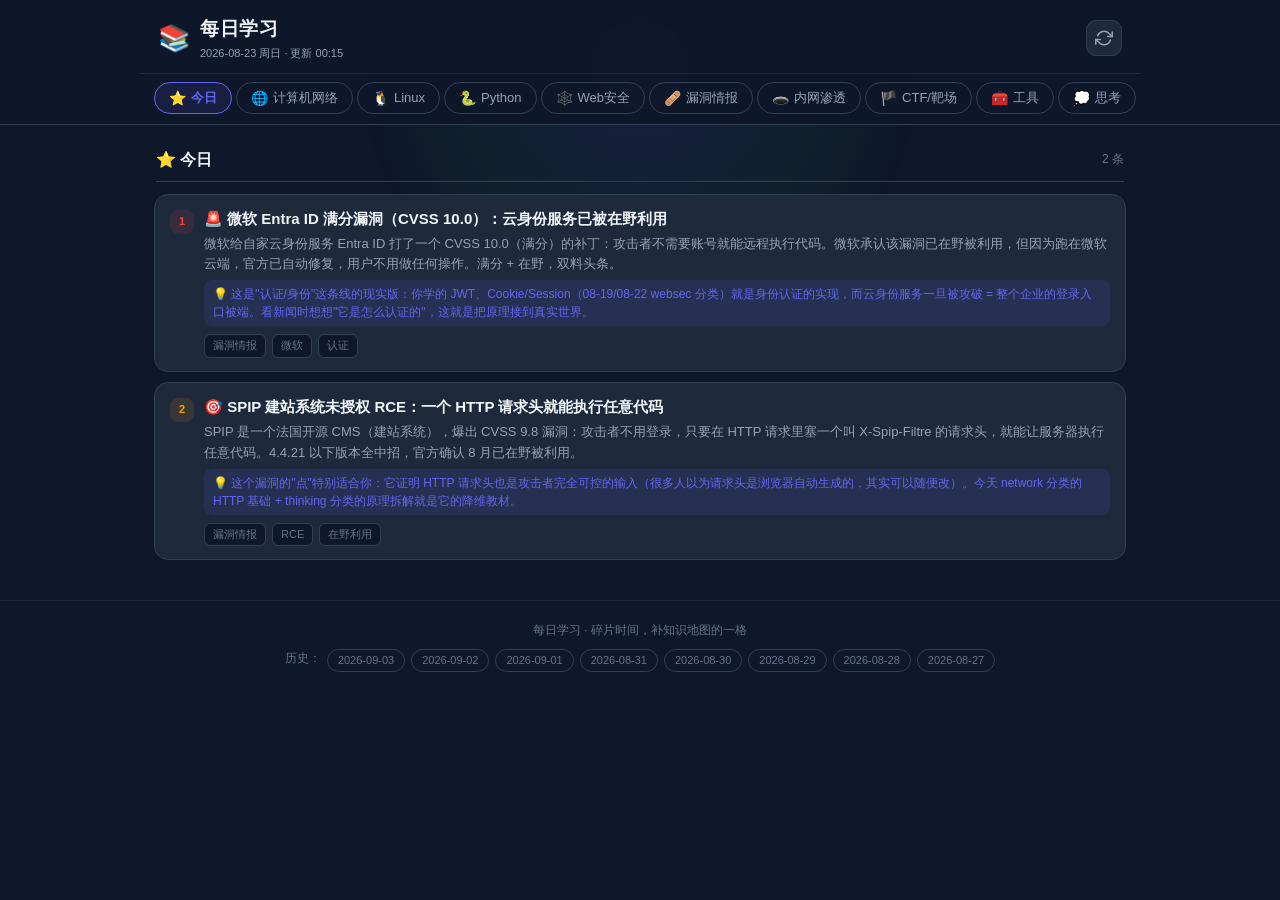
<file: index.html>
<!DOCTYPE html>
<html lang="zh-CN">
<head>
  <meta charset="UTF-8">
  <meta name="viewport" content="width=device-width, initial-scale=1.0, viewport-fit=cover">
  <meta name="theme-color" content="#0f172a">
  <title>每日学习 · Daily Learning</title>
  <link rel="icon" href="data:image/svg+xml,<svg xmlns=%22http://www.w3.org/2000/svg%22 viewBox=%220 0 100 100%22><text y=%22.9em%22 font-size=%2290%22>📚</text></svg>">
  <link rel="stylesheet" href="style.css">
</head>
<body>
  <header class="header">
    <div class="header-top">
      <div class="brand">
        <span class="brand-icon">📚</span>
        <div class="brand-text">
          <h1>每日学习</h1>
          <p class="brand-date" id="header-date">--</p>
        </div>
      </div>
      <button class="icon-btn" id="refresh-btn" title="刷新">
        <svg width="18" height="18" viewBox="0 0 24 24" fill="none" stroke="currentColor" stroke-width="2" stroke-linecap="round"><path d="M23 4v6h-6M1 20v-6h6"/><path d="M3.51 9a9 9 0 0 1 14.85-3.36L23 10M1 14l4.64 4.36A9 9 0 0 0 20.49 15"/></svg>
      </button>
    </div>
    <!-- 分类 tab 栏 -->
    <nav class="tabs" id="tabs">
      <div class="tabs-scroll" id="tabs-scroll"></div>
    </nav>
  </header>

  <main class="content" id="content">
    <!-- 分类卡片区（JS 渲染） -->
  </main>

  <footer class="footer">
    <p>每日学习 · 碎片时间，补知识地图的一格</p>
    <p class="footer-archive" id="archive-links"></p>
  </footer>

  <script src="app.js"></script>
</body>
</html>
</file>
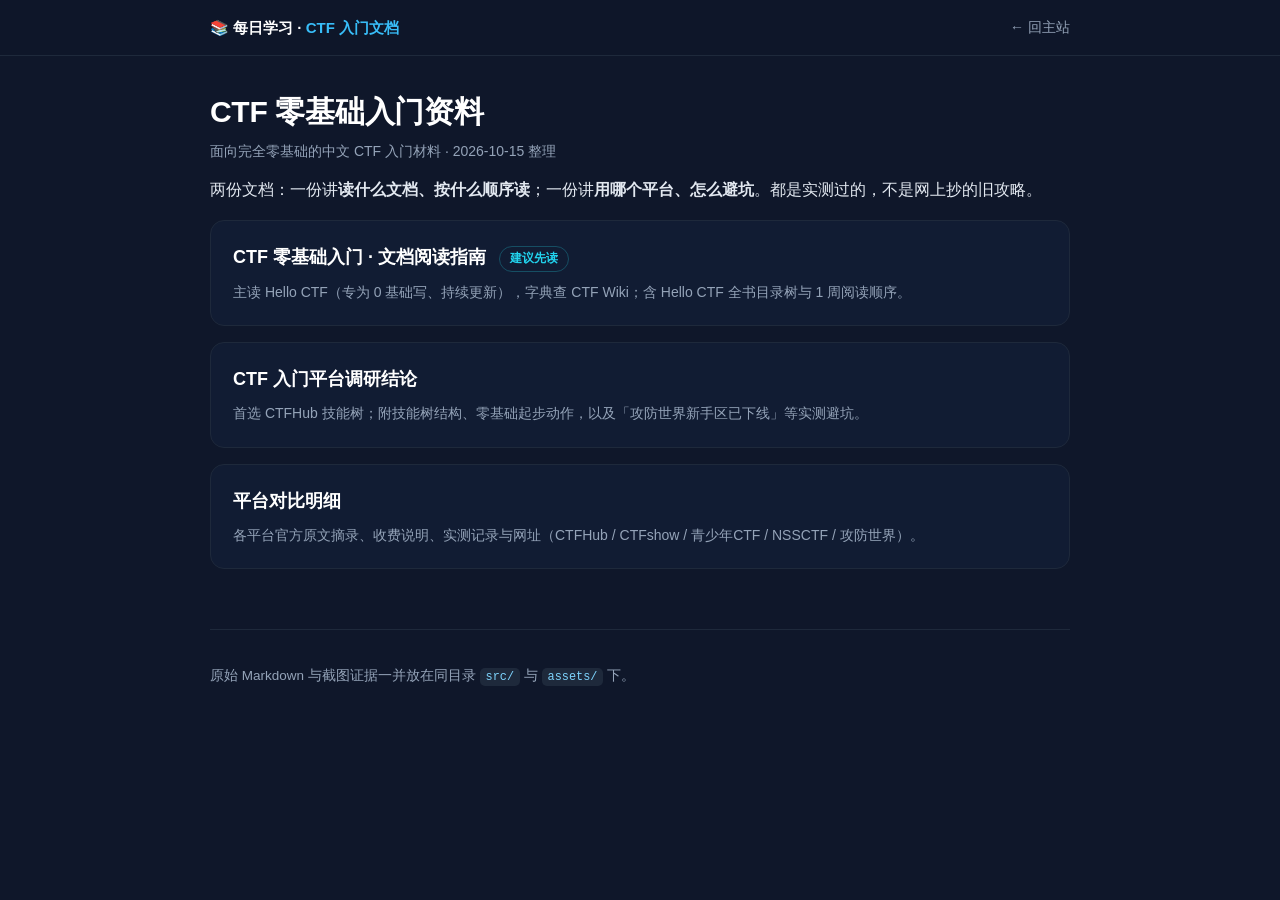
<file: ctf/index.html>
<!DOCTYPE html>
<html lang="zh-CN">
<head>
<meta charset="UTF-8">
<meta name="viewport" content="width=device-width, initial-scale=1.0, viewport-fit=cover">
<meta name="theme-color" content="#0f172a">
<title>CTF 入门文档 · 每日学习</title>
<style>
:root{
  --bg:#0f172a; --panel:#111c33; --line:#1e293b;
  --fg:#e2e8f0; --muted:#94a3b8; --accent:#38bdf8; --accent2:#22d3ee;
}
*{box-sizing:border-box}
html{-webkit-text-size-adjust:100%}
body{
  margin:0; background:var(--bg); color:var(--fg);
  font-family:"Noto Sans SC","PingFang SC","Microsoft YaHei",-apple-system,BlinkMacSystemFont,"Segoe UI",Roboto,sans-serif;
  font-size:16px; line-height:1.8;
}
a{color:var(--accent); text-decoration:none}
a:hover{text-decoration:underline}
.wrap{max-width:900px; margin:0 auto; padding:0 20px 80px}
header.top{
  position:sticky; top:0; z-index:10; backdrop-filter:blur(10px);
  background:rgba(15,23,42,.88); border-bottom:1px solid var(--line);
}
header.top .inner{
  max-width:900px; margin:0 auto; padding:14px 20px;
  display:flex; align-items:center; gap:14px; flex-wrap:wrap;
}
header.top .brand{font-weight:700; font-size:15px; color:#fff; white-space:nowrap}
header.top .brand span{color:var(--accent)}
header.top .back{margin-left:auto; font-size:14px; color:var(--muted)}
header.top .back:hover{color:var(--accent)}
h1{font-size:30px; line-height:1.35; margin:36px 0 6px; color:#fff; letter-spacing:-.3px}
.subtitle{color:var(--muted); font-size:14px; margin:0 0 8px}
h2{font-size:22px; margin:44px 0 12px; padding-bottom:8px; border-bottom:1px solid var(--line); color:#fff}
h3{font-size:18px; margin:30px 0 10px; color:#fff}
h4{font-size:16px; margin:22px 0 8px; color:#e2e8f0}
p{margin:12px 0}
ul,ol{padding-left:24px; margin:12px 0}
li{margin:5px 0}
hr{border:0; border-top:1px solid var(--line); margin:36px 0}
blockquote{
  margin:18px 0; padding:12px 18px; border-left:3px solid var(--accent);
  background:var(--panel); border-radius:0 8px 8px 0; color:#cbd5e1;
}
blockquote p{margin:6px 0}
code{
  font-family:"JetBrains Mono",Consolas,Monaco,"Courier New",monospace;
  background:#1e293b; padding:2px 6px; border-radius:5px; font-size:.88em; color:#7dd3fc;
}
pre{
  background:#0b1220; border:1px solid var(--line); border-radius:10px;
  padding:16px 18px; overflow-x:auto; line-height:1.65;
}
pre code{background:none; padding:0; color:#cbd5e1; font-size:13.5px}
table{
  width:100%; border-collapse:collapse; margin:20px 0; font-size:14.5px;
  display:block; overflow-x:auto; white-space:normal;
}
th,td{border:1px solid var(--line); padding:9px 13px; text-align:left; vertical-align:top}
th{background:#152238; color:#fff; font-weight:600; white-space:nowrap}
tr:nth-child(even) td{background:rgba(255,255,255,.017)}
img{max-width:100%; height:auto; border:1px solid var(--line); border-radius:10px; margin:14px 0; display:block}
.toc{
  background:var(--panel); border:1px solid var(--line); border-radius:12px;
  padding:8px 22px 16px; margin:26px 0 34px;
}
.toc>ul{padding-left:18px}
.toc ul{list-style:none; padding-left:16px; margin:6px 0}
.toc>ul>li>a{font-weight:600}
.toc a{color:#cbd5e1; font-size:14px}
.toc a:hover{color:var(--accent)}
.card{
  display:block; background:var(--panel); border:1px solid var(--line);
  border-radius:14px; padding:20px 22px; margin:16px 0; transition:.18s;
}
.card:hover{border-color:var(--accent); transform:translateY(-2px); text-decoration:none}
.card h3{margin:0 0 6px; color:#fff; font-size:18px}
.card p{margin:0; color:var(--muted); font-size:14px}
.tag{display:inline-block; font-size:12px; color:var(--accent2); border:1px solid #164e63;
     border-radius:999px; padding:1px 10px; margin-left:8px; vertical-align:middle}
footer{margin-top:60px; padding-top:22px; border-top:1px solid var(--line); color:var(--muted); font-size:13.5px}
@media (max-width:640px){
  body{font-size:15px}
  h1{font-size:24px}
  h2{font-size:19px}
  .wrap{padding:0 16px 60px}
  header.top .inner{padding:12px 16px}
  pre{padding:13px}
}
</style>
</head>
<body>
<header class="top">
  <div class="inner">
    <div class="brand">📚 每日学习 · <span>CTF 入门文档</span></div>
    <a class="back" href="../index.html">← 回主站</a>
  </div>
</header>
<div class="wrap">
<h1>CTF 零基础入门资料</h1>
<p class="subtitle">面向完全零基础的中文 CTF 入门材料 · 2026-10-15 整理</p>
<p>两份文档：一份讲<b>读什么文档、按什么顺序读</b>；一份讲<b>用哪个平台、怎么避坑</b>。都是实测过的，不是网上抄的旧攻略。</p>
<a class="card" href="ctf-reading-guide.html">
  <h3>CTF 零基础入门 · 文档阅读指南 <span class="tag">建议先读</span></h3>
  <p>主读 Hello CTF（专为 0 基础写、持续更新），字典查 CTF Wiki；含 Hello CTF 全书目录树与 1 周阅读顺序。</p>
</a>
<a class="card" href="platform-research.html">
  <h3>CTF 入门平台调研结论</h3>
  <p>首选 CTFHub 技能树；附技能树结构、零基础起步动作，以及「攻防世界新手区已下线」等实测避坑。</p>
</a>
<a class="card" href="platform-comparison.html">
  <h3>平台对比明细</h3>
  <p>各平台官方原文摘录、收费说明、实测记录与网址（CTFHub / CTFshow / 青少年CTF / NSSCTF / 攻防世界）。</p>
</a>
<footer>
  <p>原始 Markdown 与截图证据一并放在同目录 <code>src/</code> 与 <code>assets/</code> 下。</p>
</footer>
</div>
</body>
</html>
</file>
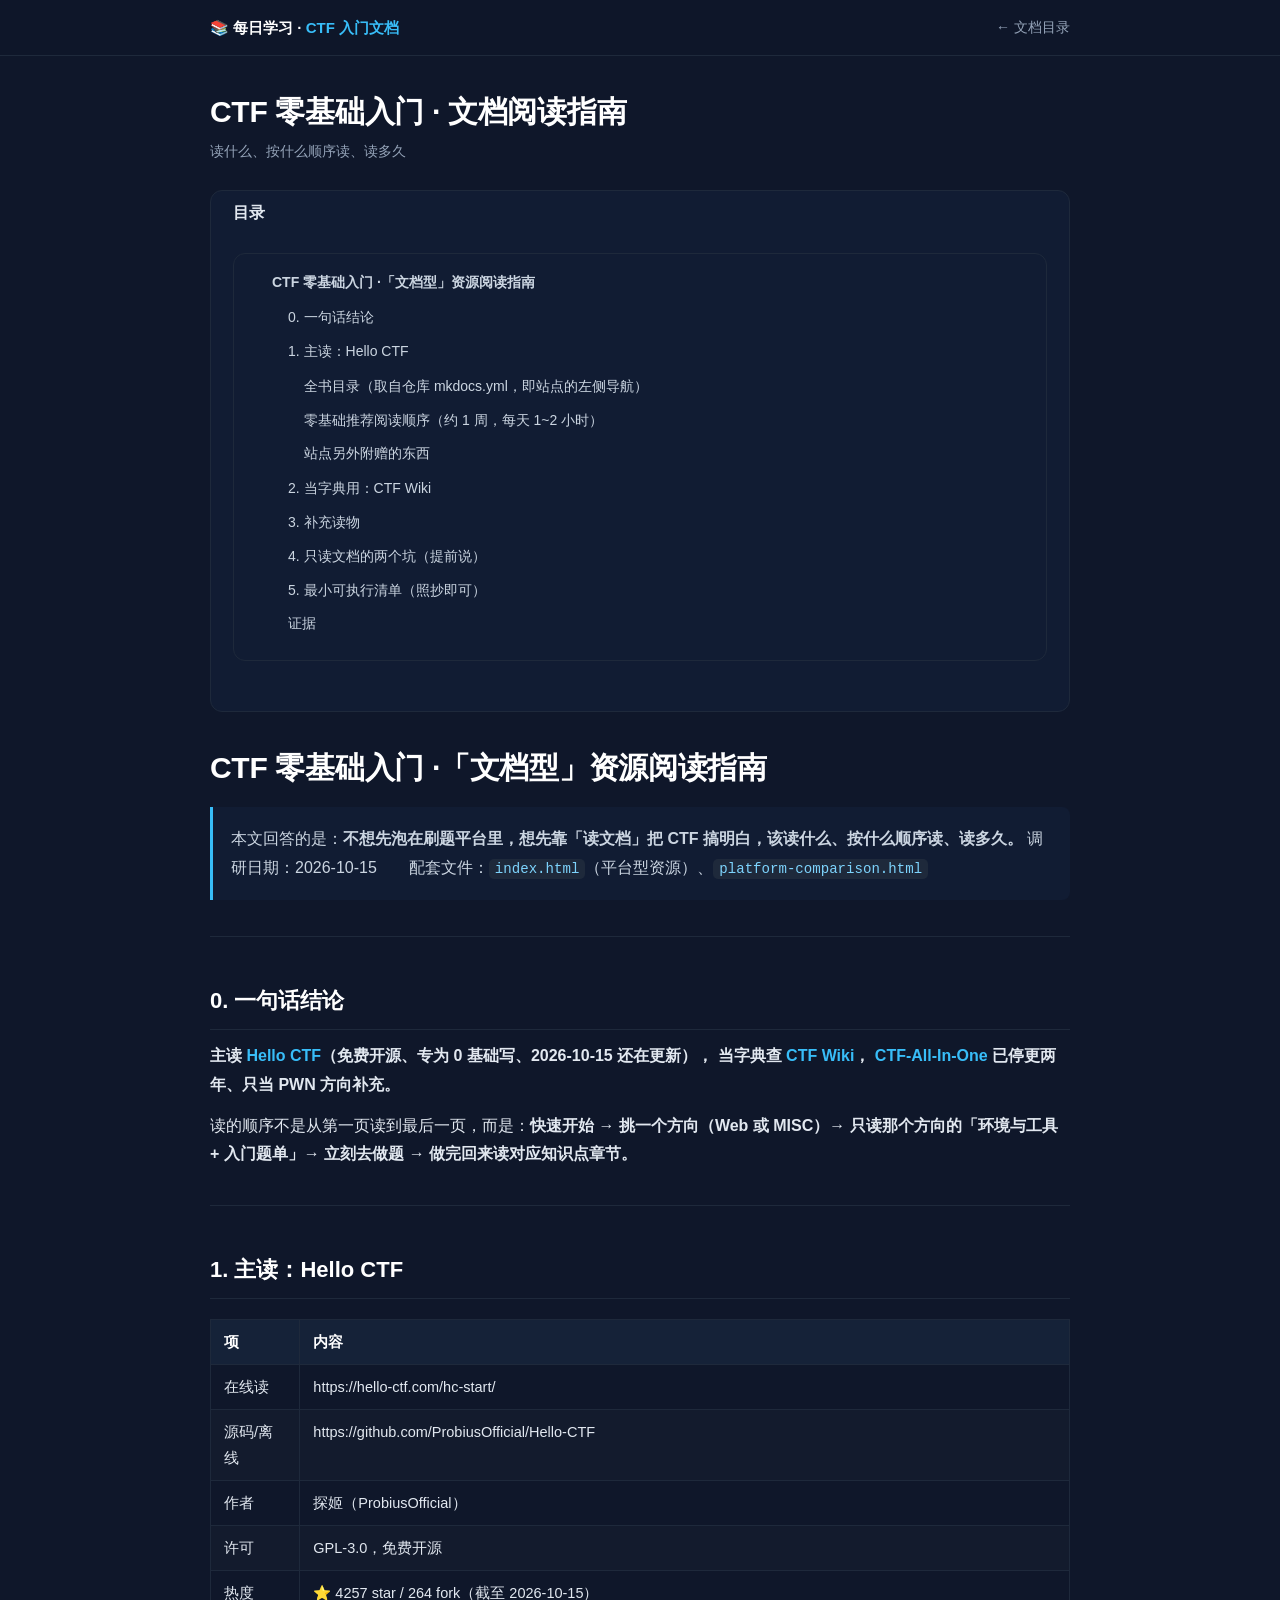
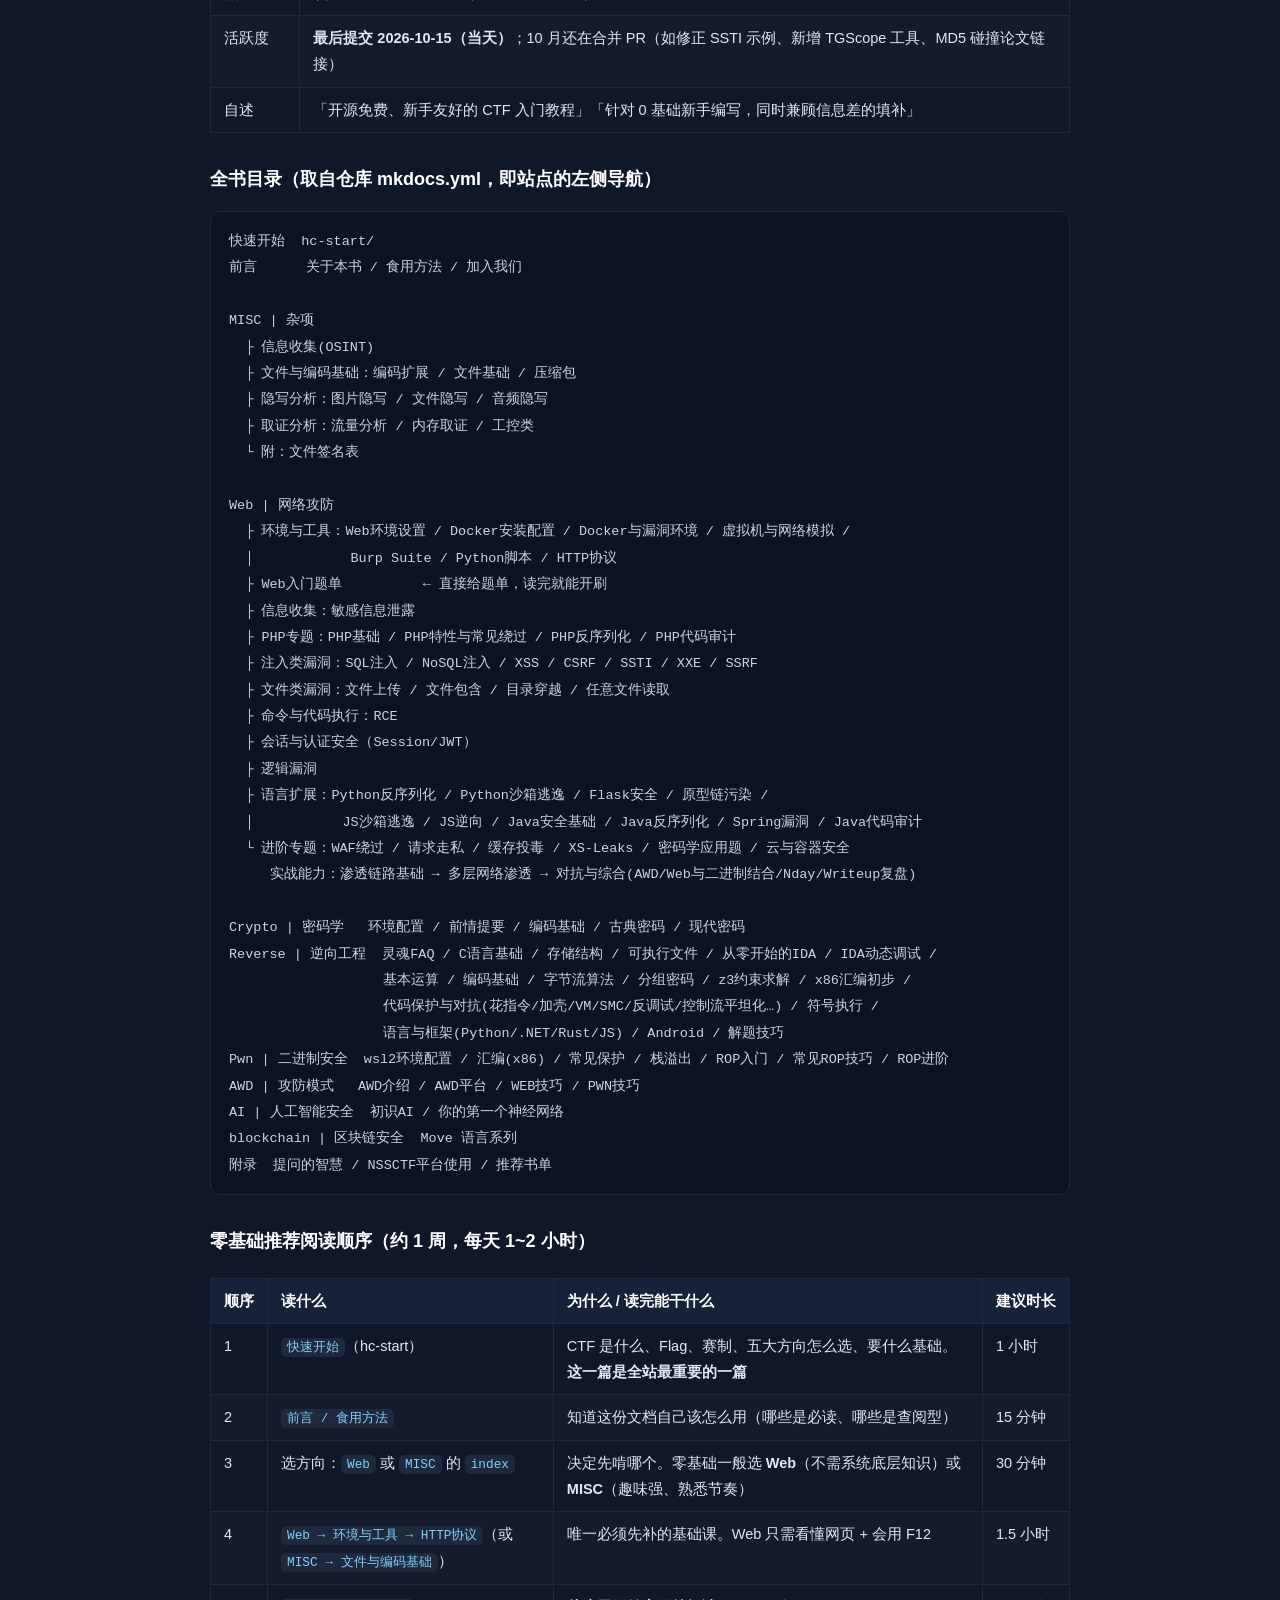
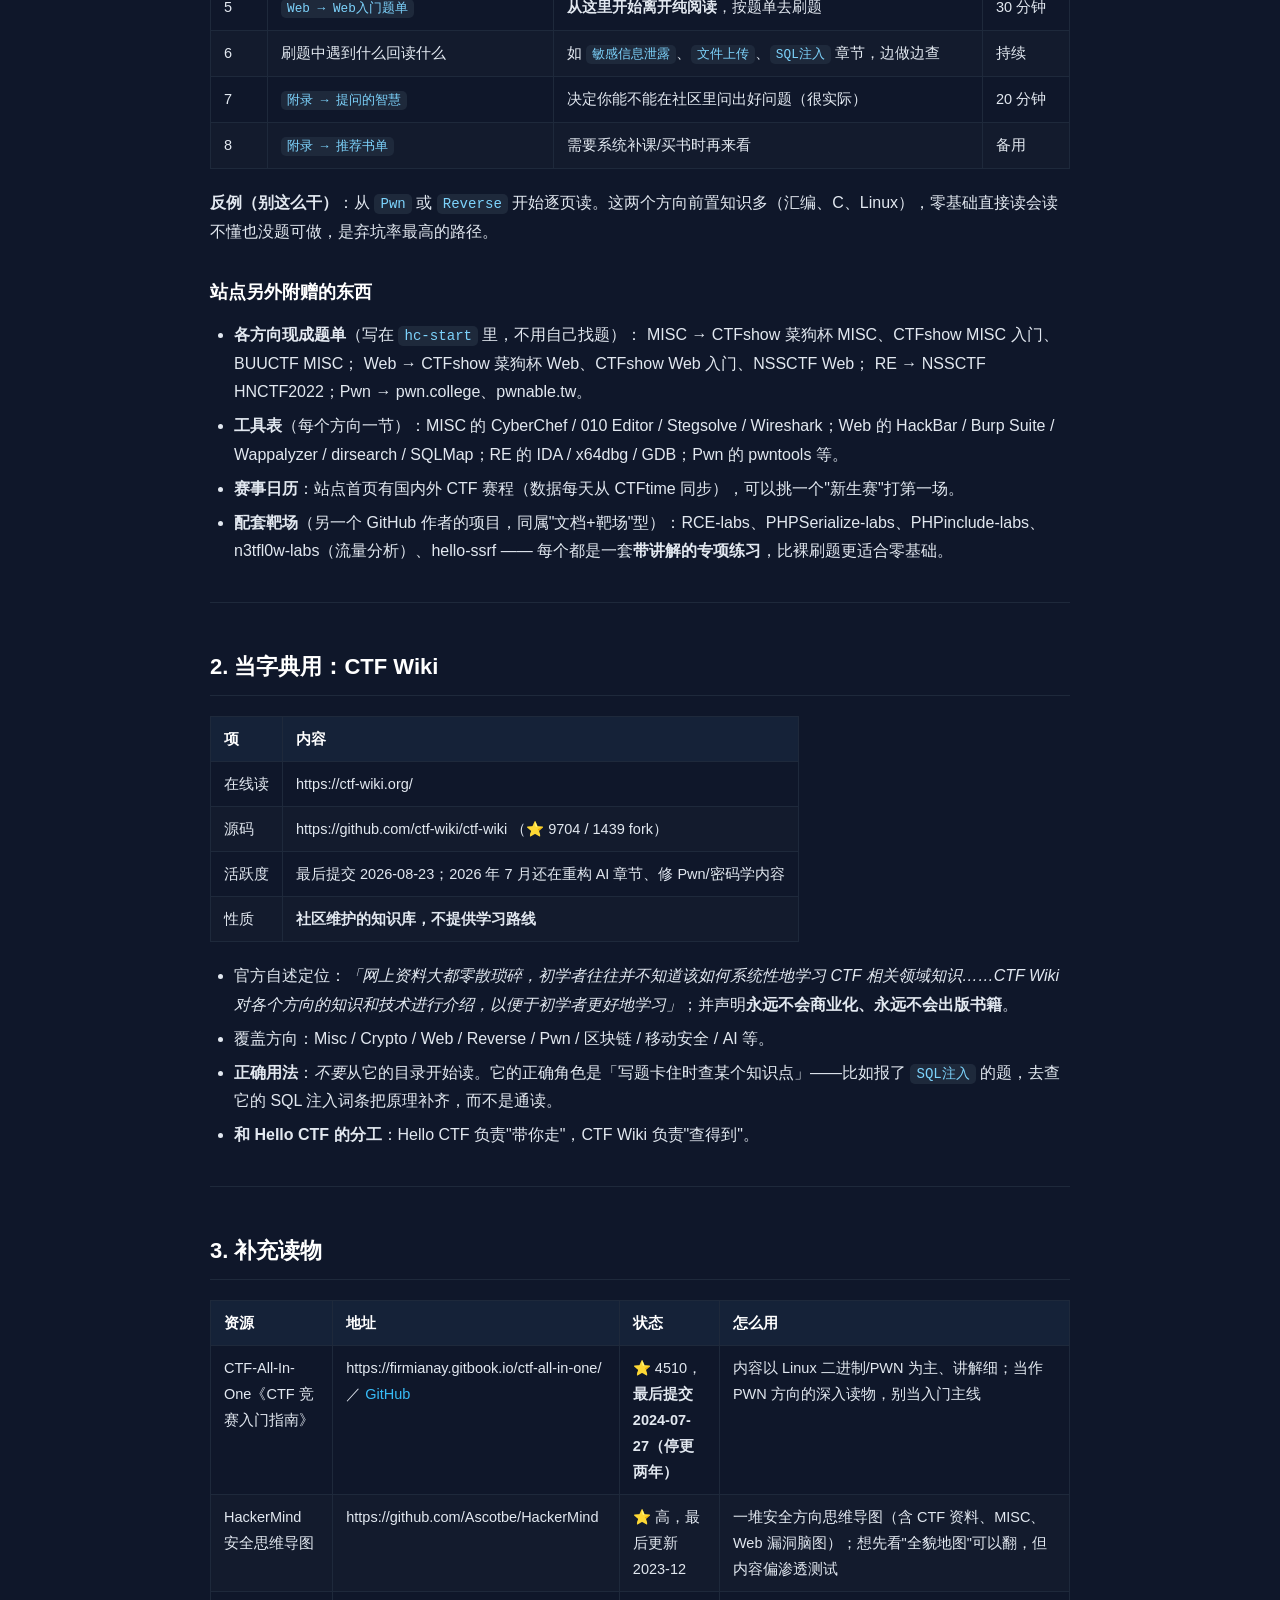
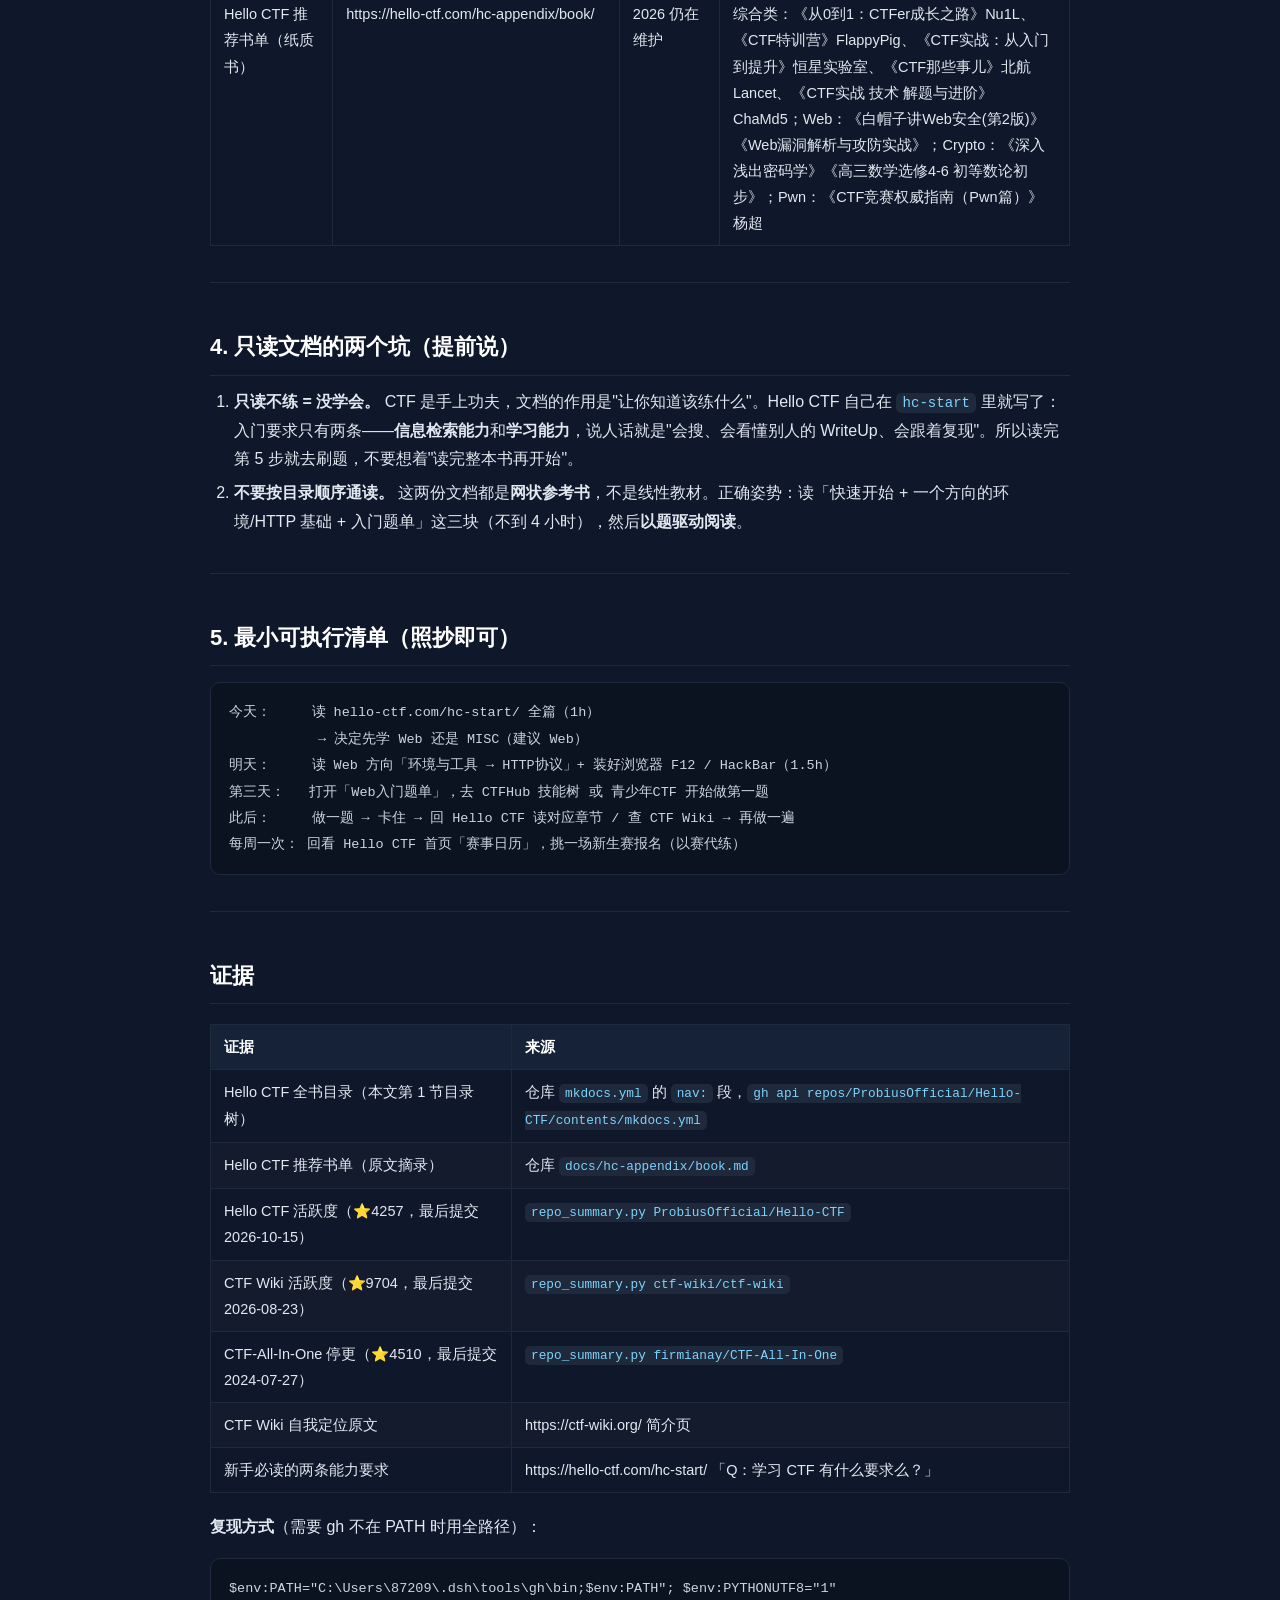
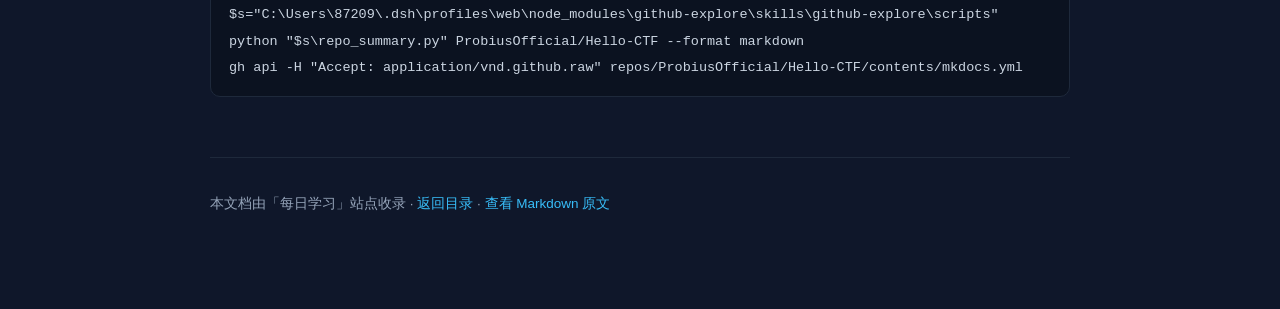
<file: ctf/ctf-reading-guide.html>
<!DOCTYPE html>
<html lang="zh-CN">
<head>
<meta charset="UTF-8">
<meta name="viewport" content="width=device-width, initial-scale=1.0, viewport-fit=cover">
<meta name="theme-color" content="#0f172a">
<title>CTF 零基础入门 · 文档阅读指南</title>
<style>
:root{
  --bg:#0f172a; --panel:#111c33; --line:#1e293b;
  --fg:#e2e8f0; --muted:#94a3b8; --accent:#38bdf8; --accent2:#22d3ee;
}
*{box-sizing:border-box}
html{-webkit-text-size-adjust:100%}
body{
  margin:0; background:var(--bg); color:var(--fg);
  font-family:"Noto Sans SC","PingFang SC","Microsoft YaHei",-apple-system,BlinkMacSystemFont,"Segoe UI",Roboto,sans-serif;
  font-size:16px; line-height:1.8;
}
a{color:var(--accent); text-decoration:none}
a:hover{text-decoration:underline}
.wrap{max-width:900px; margin:0 auto; padding:0 20px 80px}
header.top{
  position:sticky; top:0; z-index:10; backdrop-filter:blur(10px);
  background:rgba(15,23,42,.88); border-bottom:1px solid var(--line);
}
header.top .inner{
  max-width:900px; margin:0 auto; padding:14px 20px;
  display:flex; align-items:center; gap:14px; flex-wrap:wrap;
}
header.top .brand{font-weight:700; font-size:15px; color:#fff; white-space:nowrap}
header.top .brand span{color:var(--accent)}
header.top .back{margin-left:auto; font-size:14px; color:var(--muted)}
header.top .back:hover{color:var(--accent)}
h1{font-size:30px; line-height:1.35; margin:36px 0 6px; color:#fff; letter-spacing:-.3px}
.subtitle{color:var(--muted); font-size:14px; margin:0 0 8px}
h2{font-size:22px; margin:44px 0 12px; padding-bottom:8px; border-bottom:1px solid var(--line); color:#fff}
h3{font-size:18px; margin:30px 0 10px; color:#fff}
h4{font-size:16px; margin:22px 0 8px; color:#e2e8f0}
p{margin:12px 0}
ul,ol{padding-left:24px; margin:12px 0}
li{margin:5px 0}
hr{border:0; border-top:1px solid var(--line); margin:36px 0}
blockquote{
  margin:18px 0; padding:12px 18px; border-left:3px solid var(--accent);
  background:var(--panel); border-radius:0 8px 8px 0; color:#cbd5e1;
}
blockquote p{margin:6px 0}
code{
  font-family:"JetBrains Mono",Consolas,Monaco,"Courier New",monospace;
  background:#1e293b; padding:2px 6px; border-radius:5px; font-size:.88em; color:#7dd3fc;
}
pre{
  background:#0b1220; border:1px solid var(--line); border-radius:10px;
  padding:16px 18px; overflow-x:auto; line-height:1.65;
}
pre code{background:none; padding:0; color:#cbd5e1; font-size:13.5px}
table{
  width:100%; border-collapse:collapse; margin:20px 0; font-size:14.5px;
  display:block; overflow-x:auto; white-space:normal;
}
th,td{border:1px solid var(--line); padding:9px 13px; text-align:left; vertical-align:top}
th{background:#152238; color:#fff; font-weight:600; white-space:nowrap}
tr:nth-child(even) td{background:rgba(255,255,255,.017)}
img{max-width:100%; height:auto; border:1px solid var(--line); border-radius:10px; margin:14px 0; display:block}
.toc{
  background:var(--panel); border:1px solid var(--line); border-radius:12px;
  padding:8px 22px 16px; margin:26px 0 34px;
}
.toc>ul{padding-left:18px}
.toc ul{list-style:none; padding-left:16px; margin:6px 0}
.toc>ul>li>a{font-weight:600}
.toc a{color:#cbd5e1; font-size:14px}
.toc a:hover{color:var(--accent)}
.card{
  display:block; background:var(--panel); border:1px solid var(--line);
  border-radius:14px; padding:20px 22px; margin:16px 0; transition:.18s;
}
.card:hover{border-color:var(--accent); transform:translateY(-2px); text-decoration:none}
.card h3{margin:0 0 6px; color:#fff; font-size:18px}
.card p{margin:0; color:var(--muted); font-size:14px}
.tag{display:inline-block; font-size:12px; color:var(--accent2); border:1px solid #164e63;
     border-radius:999px; padding:1px 10px; margin-left:8px; vertical-align:middle}
footer{margin-top:60px; padding-top:22px; border-top:1px solid var(--line); color:var(--muted); font-size:13.5px}
@media (max-width:640px){
  body{font-size:15px}
  h1{font-size:24px}
  h2{font-size:19px}
  .wrap{padding:0 16px 60px}
  header.top .inner{padding:12px 16px}
  pre{padding:13px}
}
</style>
</head>
<body>
<header class="top">
  <div class="inner">
    <div class="brand">📚 每日学习 · <span>CTF 入门文档</span></div>
    <a class="back" href="index.html">← 文档目录</a>
  </div>
</header>
<div class="wrap">
<h1>CTF 零基础入门 · 文档阅读指南</h1>
<p class="subtitle">读什么、按什么顺序读、读多久</p>
<nav class="toc"><strong>目录</strong><div class="toc">
<ul>
<li><a href="#ctf">CTF 零基础入门 ·「文档型」资源阅读指南</a><ul>
<li><a href="#0">0. 一句话结论</a></li>
<li><a href="#1-hello-ctf">1. 主读：Hello CTF</a><ul>
<li><a href="#mkdocsyml">全书目录（取自仓库 mkdocs.yml，即站点的左侧导航）</a></li>
<li><a href="#1-12">零基础推荐阅读顺序（约 1 周，每天 1~2 小时）</a></li>
<li><a href="#_1">站点另外附赠的东西</a></li>
</ul>
</li>
<li><a href="#2-ctf-wiki">2. 当字典用：CTF Wiki</a></li>
<li><a href="#3">3. 补充读物</a></li>
<li><a href="#4">4. 只读文档的两个坑（提前说）</a></li>
<li><a href="#5">5. 最小可执行清单（照抄即可）</a></li>
<li><a href="#_2">证据</a></li>
</ul>
</li>
</ul>
</div>
</nav>
<h1 id="ctf">CTF 零基础入门 ·「文档型」资源阅读指南</h1>
<blockquote>
<p>本文回答的是：<strong>不想先泡在刷题平台里，想先靠「读文档」把 CTF 搞明白，该读什么、按什么顺序读、读多久。</strong>
调研日期：2026-10-15　　配套文件：<code>index.html</code>（平台型资源）、<code>platform-comparison.html</code></p>
</blockquote>
<hr />
<h2 id="0">0. 一句话结论</h2>
<p><strong>主读 <a href="https://hello-ctf.com/hc-start/">Hello CTF</a>（免费开源、专为 0 基础写、2026-10-15 还在更新），
当字典查 <a href="https://ctf-wiki.org/">CTF Wiki</a>，
<a href="https://firmianay.gitbook.io/ctf-all-in-one/">CTF-All-In-One</a> 已停更两年、只当 PWN 方向补充。</strong></p>
<p>读的顺序不是从第一页读到最后一页，而是：<strong>快速开始 → 挑一个方向（Web 或 MISC）→ 只读那个方向的「环境与工具 + 入门题单」→ 立刻去做题 → 做完回来读对应知识点章节。</strong></p>
<hr />
<h2 id="1-hello-ctf">1. 主读：Hello CTF</h2>
<table>
<thead>
<tr>
<th>项</th>
<th>内容</th>
</tr>
</thead>
<tbody>
<tr>
<td>在线读</td>
<td>https://hello-ctf.com/hc-start/</td>
</tr>
<tr>
<td>源码/离线</td>
<td>https://github.com/ProbiusOfficial/Hello-CTF</td>
</tr>
<tr>
<td>作者</td>
<td>探姬（ProbiusOfficial）</td>
</tr>
<tr>
<td>许可</td>
<td>GPL-3.0，免费开源</td>
</tr>
<tr>
<td>热度</td>
<td>⭐ 4257 star / 264 fork（截至 2026-10-15）</td>
</tr>
<tr>
<td>活跃度</td>
<td><strong>最后提交 2026-10-15（当天）</strong>；10 月还在合并 PR（如修正 SSTI 示例、新增 TGScope 工具、MD5 碰撞论文链接）</td>
</tr>
<tr>
<td>自述</td>
<td>「开源免费、新手友好的 CTF 入门教程」「针对 0 基础新手编写，同时兼顾信息差的填补」</td>
</tr>
</tbody>
</table>
<h3 id="mkdocsyml">全书目录（取自仓库 mkdocs.yml，即站点的左侧导航）</h3>
<pre><code>快速开始  hc-start/
前言      关于本书 / 食用方法 / 加入我们

MISC | 杂项
  ├ 信息收集(OSINT)
  ├ 文件与编码基础：编码扩展 / 文件基础 / 压缩包
  ├ 隐写分析：图片隐写 / 文件隐写 / 音频隐写
  ├ 取证分析：流量分析 / 内存取证 / 工控类
  └ 附：文件签名表

Web | 网络攻防
  ├ 环境与工具：Web环境设置 / Docker安装配置 / Docker与漏洞环境 / 虚拟机与网络模拟 /
  │            Burp Suite / Python脚本 / HTTP协议
  ├ Web入门题单          ← 直接给题单，读完就能开刷
  ├ 信息收集：敏感信息泄露
  ├ PHP专题：PHP基础 / PHP特性与常见绕过 / PHP反序列化 / PHP代码审计
  ├ 注入类漏洞：SQL注入 / NoSQL注入 / XSS / CSRF / SSTI / XXE / SSRF
  ├ 文件类漏洞：文件上传 / 文件包含 / 目录穿越 / 任意文件读取
  ├ 命令与代码执行：RCE
  ├ 会话与认证安全（Session/JWT）
  ├ 逻辑漏洞
  ├ 语言扩展：Python反序列化 / Python沙箱逃逸 / Flask安全 / 原型链污染 /
  │           JS沙箱逃逸 / JS逆向 / Java安全基础 / Java反序列化 / Spring漏洞 / Java代码审计
  └ 进阶专题：WAF绕过 / 请求走私 / 缓存投毒 / XS-Leaks / 密码学应用题 / 云与容器安全
     实战能力：渗透链路基础 → 多层网络渗透 → 对抗与综合(AWD/Web与二进制结合/Nday/Writeup复盘)

Crypto | 密码学   环境配置 / 前情提要 / 编码基础 / 古典密码 / 现代密码
Reverse | 逆向工程  灵魂FAQ / C语言基础 / 存储结构 / 可执行文件 / 从零开始的IDA / IDA动态调试 /
                   基本运算 / 编码基础 / 字节流算法 / 分组密码 / z3约束求解 / x86汇编初步 /
                   代码保护与对抗(花指令/加壳/VM/SMC/反调试/控制流平坦化…) / 符号执行 /
                   语言与框架(Python/.NET/Rust/JS) / Android / 解题技巧
Pwn | 二进制安全  wsl2环境配置 / 汇编(x86) / 常见保护 / 栈溢出 / ROP入门 / 常见ROP技巧 / ROP进阶
AWD | 攻防模式   AWD介绍 / AWD平台 / WEB技巧 / PWN技巧
AI | 人工智能安全  初识AI / 你的第一个神经网络
blockchain | 区块链安全  Move 语言系列
附录  提问的智慧 / NSSCTF平台使用 / 推荐书单
</code></pre>
<h3 id="1-12">零基础推荐阅读顺序（约 1 周，每天 1~2 小时）</h3>
<table>
<thead>
<tr>
<th>顺序</th>
<th>读什么</th>
<th>为什么 / 读完能干什么</th>
<th>建议时长</th>
</tr>
</thead>
<tbody>
<tr>
<td>1</td>
<td><code>快速开始</code>（hc-start）</td>
<td>CTF 是什么、Flag、赛制、五大方向怎么选、要什么基础。<strong>这一篇是全站最重要的一篇</strong></td>
<td>1 小时</td>
</tr>
<tr>
<td>2</td>
<td><code>前言 / 食用方法</code></td>
<td>知道这份文档自己该怎么用（哪些是必读、哪些是查阅型）</td>
<td>15 分钟</td>
</tr>
<tr>
<td>3</td>
<td>选方向：<code>Web</code> 或 <code>MISC</code> 的 <code>index</code></td>
<td>决定先啃哪个。零基础一般选 <strong>Web</strong>（不需系统底层知识）或 <strong>MISC</strong>（趣味强、熟悉节奏）</td>
<td>30 分钟</td>
</tr>
<tr>
<td>4</td>
<td><code>Web → 环境与工具 → HTTP协议</code>（或 <code>MISC → 文件与编码基础</code>）</td>
<td>唯一必须先补的基础课。Web 只需看懂网页 + 会用 F12</td>
<td>1.5 小时</td>
</tr>
<tr>
<td>5</td>
<td><code>Web → Web入门题单</code></td>
<td><strong>从这里开始离开纯阅读</strong>，按题单去刷题</td>
<td>30 分钟</td>
</tr>
<tr>
<td>6</td>
<td>刷题中遇到什么回读什么</td>
<td>如 <code>敏感信息泄露</code>、<code>文件上传</code>、<code>SQL注入</code> 章节，边做边查</td>
<td>持续</td>
</tr>
<tr>
<td>7</td>
<td><code>附录 → 提问的智慧</code></td>
<td>决定你能不能在社区里问出好问题（很实际）</td>
<td>20 分钟</td>
</tr>
<tr>
<td>8</td>
<td><code>附录 → 推荐书单</code></td>
<td>需要系统补课/买书时再来看</td>
<td>备用</td>
</tr>
</tbody>
</table>
<p><strong>反例（别这么干）</strong>：从 <code>Pwn</code> 或 <code>Reverse</code> 开始逐页读。这两个方向前置知识多（汇编、C、Linux），零基础直接读会读不懂也没题可做，是弃坑率最高的路径。</p>
<h3 id="_1">站点另外附赠的东西</h3>
<ul>
<li><strong>各方向现成题单</strong>（写在 <code>hc-start</code> 里，不用自己找题）：
  MISC → CTFshow 菜狗杯 MISC、CTFshow MISC 入门、BUUCTF MISC；
  Web → CTFshow 菜狗杯 Web、CTFshow Web 入门、NSSCTF Web；
  RE → NSSCTF HNCTF2022；Pwn → pwn.college、pwnable.tw。</li>
<li><strong>工具表</strong>（每个方向一节）：MISC 的 CyberChef / 010 Editor / Stegsolve / Wireshark；Web 的 HackBar / Burp Suite / Wappalyzer / dirsearch / SQLMap；RE 的 IDA / x64dbg / GDB；Pwn 的 pwntools 等。</li>
<li><strong>赛事日历</strong>：站点首页有国内外 CTF 赛程（数据每天从 CTFtime 同步），可以挑一个"新生赛"打第一场。</li>
<li><strong>配套靶场</strong>（另一个 GitHub 作者的项目，同属"文档+靶场"型）：RCE-labs、PHPSerialize-labs、PHPinclude-labs、n3tfl0w-labs（流量分析）、hello-ssrf —— 每个都是一套<strong>带讲解的专项练习</strong>，比裸刷题更适合零基础。</li>
</ul>
<hr />
<h2 id="2-ctf-wiki">2. 当字典用：CTF Wiki</h2>
<table>
<thead>
<tr>
<th>项</th>
<th>内容</th>
</tr>
</thead>
<tbody>
<tr>
<td>在线读</td>
<td>https://ctf-wiki.org/</td>
</tr>
<tr>
<td>源码</td>
<td>https://github.com/ctf-wiki/ctf-wiki （⭐ 9704 / 1439 fork）</td>
</tr>
<tr>
<td>活跃度</td>
<td>最后提交 2026-08-23；2026 年 7 月还在重构 AI 章节、修 Pwn/密码学内容</td>
</tr>
<tr>
<td>性质</td>
<td><strong>社区维护的知识库，不提供学习路线</strong></td>
</tr>
</tbody>
</table>
<ul>
<li>官方自述定位：<em>「网上资料大都零散琐碎，初学者往往并不知道该如何系统性地学习 CTF 相关领域知识……CTF Wiki 对各个方向的知识和技术进行介绍，以便于初学者更好地学习」</em>；并声明<strong>永远不会商业化、永远不会出版书籍</strong>。</li>
<li>覆盖方向：Misc / Crypto / Web / Reverse / Pwn / 区块链 / 移动安全 / AI 等。</li>
<li><strong>正确用法</strong>：<em>不要</em>从它的目录开始读。它的正确角色是「写题卡住时查某个知识点」——比如报了 <code>SQL注入</code> 的题，去查它的 SQL 注入词条把原理补齐，而不是通读。</li>
<li><strong>和 Hello CTF 的分工</strong>：Hello CTF 负责"带你走"，CTF Wiki 负责"查得到"。</li>
</ul>
<hr />
<h2 id="3">3. 补充读物</h2>
<table>
<thead>
<tr>
<th>资源</th>
<th>地址</th>
<th>状态</th>
<th>怎么用</th>
</tr>
</thead>
<tbody>
<tr>
<td>CTF-All-In-One《CTF 竞赛入门指南》</td>
<td>https://firmianay.gitbook.io/ctf-all-in-one/ ／ <a href="https://github.com/firmianay/CTF-All-In-One">GitHub</a></td>
<td>⭐ 4510，<strong>最后提交 2024-07-27（停更两年）</strong></td>
<td>内容以 Linux 二进制/PWN 为主、讲解细；当作 PWN 方向的深入读物，别当入门主线</td>
</tr>
<tr>
<td>HackerMind 安全思维导图</td>
<td>https://github.com/Ascotbe/HackerMind</td>
<td>⭐ 高，最后更新 2023-12</td>
<td>一堆安全方向思维导图（含 CTF 资料、MISC、Web 漏洞脑图）；想先看"全貌地图"可以翻，但内容偏渗透测试</td>
</tr>
<tr>
<td>Hello CTF 推荐书单（纸质书）</td>
<td>https://hello-ctf.com/hc-appendix/book/</td>
<td>2026 仍在维护</td>
<td>综合类：《从0到1：CTFer成长之路》Nu1L、《CTF特训营》FlappyPig、《CTF实战：从入门到提升》恒星实验室、《CTF那些事儿》北航 Lancet、《CTF实战 技术 解题与进阶》ChaMd5；Web：《白帽子讲Web安全(第2版)》《Web漏洞解析与攻防实战》；Crypto：《深入浅出密码学》《高三数学选修4-6 初等数论初步》；Pwn：《CTF竞赛权威指南（Pwn篇）》杨超</td>
</tr>
</tbody>
</table>
<hr />
<h2 id="4">4. 只读文档的两个坑（提前说）</h2>
<ol>
<li><strong>只读不练 = 没学会。</strong> CTF 是手上功夫，文档的作用是"让你知道该练什么"。Hello CTF 自己在 <code>hc-start</code> 里就写了：入门要求只有两条——<strong>信息检索能力</strong>和<strong>学习能力</strong>，说人话就是"会搜、会看懂别人的 WriteUp、会跟着复现"。所以读完第 5 步就去刷题，不要想着"读完整本书再开始"。</li>
<li><strong>不要按目录顺序通读。</strong> 这两份文档都是<strong>网状参考书</strong>，不是线性教材。正确姿势：读「快速开始 + 一个方向的环境/HTTP 基础 + 入门题单」这三块（不到 4 小时），然后<strong>以题驱动阅读</strong>。</li>
</ol>
<hr />
<h2 id="5">5. 最小可执行清单（照抄即可）</h2>
<pre><code>今天：     读 hello-ctf.com/hc-start/ 全篇（1h）
           → 决定先学 Web 还是 MISC（建议 Web）
明天：     读 Web 方向「环境与工具 → HTTP协议」+ 装好浏览器 F12 / HackBar（1.5h）
第三天：   打开「Web入门题单」，去 CTFHub 技能树 或 青少年CTF 开始做第一题
此后：     做一题 → 卡住 → 回 Hello CTF 读对应章节 / 查 CTF Wiki → 再做一遍
每周一次： 回看 Hello CTF 首页「赛事日历」，挑一场新生赛报名（以赛代练）
</code></pre>
<hr />
<h2 id="_2">证据</h2>
<table>
<thead>
<tr>
<th>证据</th>
<th>来源</th>
</tr>
</thead>
<tbody>
<tr>
<td>Hello CTF 全书目录（本文第 1 节目录树）</td>
<td>仓库 <code>mkdocs.yml</code> 的 <code>nav:</code> 段，<code>gh api repos/ProbiusOfficial/Hello-CTF/contents/mkdocs.yml</code></td>
</tr>
<tr>
<td>Hello CTF 推荐书单（原文摘录）</td>
<td>仓库 <code>docs/hc-appendix/book.md</code></td>
</tr>
<tr>
<td>Hello CTF 活跃度（⭐4257，最后提交 2026-10-15）</td>
<td><code>repo_summary.py ProbiusOfficial/Hello-CTF</code></td>
</tr>
<tr>
<td>CTF Wiki 活跃度（⭐9704，最后提交 2026-08-23）</td>
<td><code>repo_summary.py ctf-wiki/ctf-wiki</code></td>
</tr>
<tr>
<td>CTF-All-In-One 停更（⭐4510，最后提交 2024-07-27）</td>
<td><code>repo_summary.py firmianay/CTF-All-In-One</code></td>
</tr>
<tr>
<td>CTF Wiki 自我定位原文</td>
<td>https://ctf-wiki.org/ 简介页</td>
</tr>
<tr>
<td>新手必读的两条能力要求</td>
<td>https://hello-ctf.com/hc-start/ 「Q：学习 CTF 有什么要求么？」</td>
</tr>
</tbody>
</table>
<p><strong>复现方式</strong>（需要 gh 不在 PATH 时用全路径）：</p>
<pre><code class="language-powershell">$env:PATH=&quot;C:\Users\87209\.dsh\tools\gh\bin;$env:PATH&quot;; $env:PYTHONUTF8=&quot;1&quot;
$s=&quot;C:\Users\87209\.dsh\profiles\web\node_modules\github-explore\skills\github-explore\scripts&quot;
python &quot;$s\repo_summary.py&quot; ProbiusOfficial/Hello-CTF --format markdown
gh api -H &quot;Accept: application/vnd.github.raw&quot; repos/ProbiusOfficial/Hello-CTF/contents/mkdocs.yml
</code></pre>
<footer>
  <p>本文档由「每日学习」站点收录 · <a href="index.html">返回目录</a> · <a href="src/ctf-reading-guide.md">查看 Markdown 原文</a></p>
</footer>
</div>
</body>
</html>
</file>
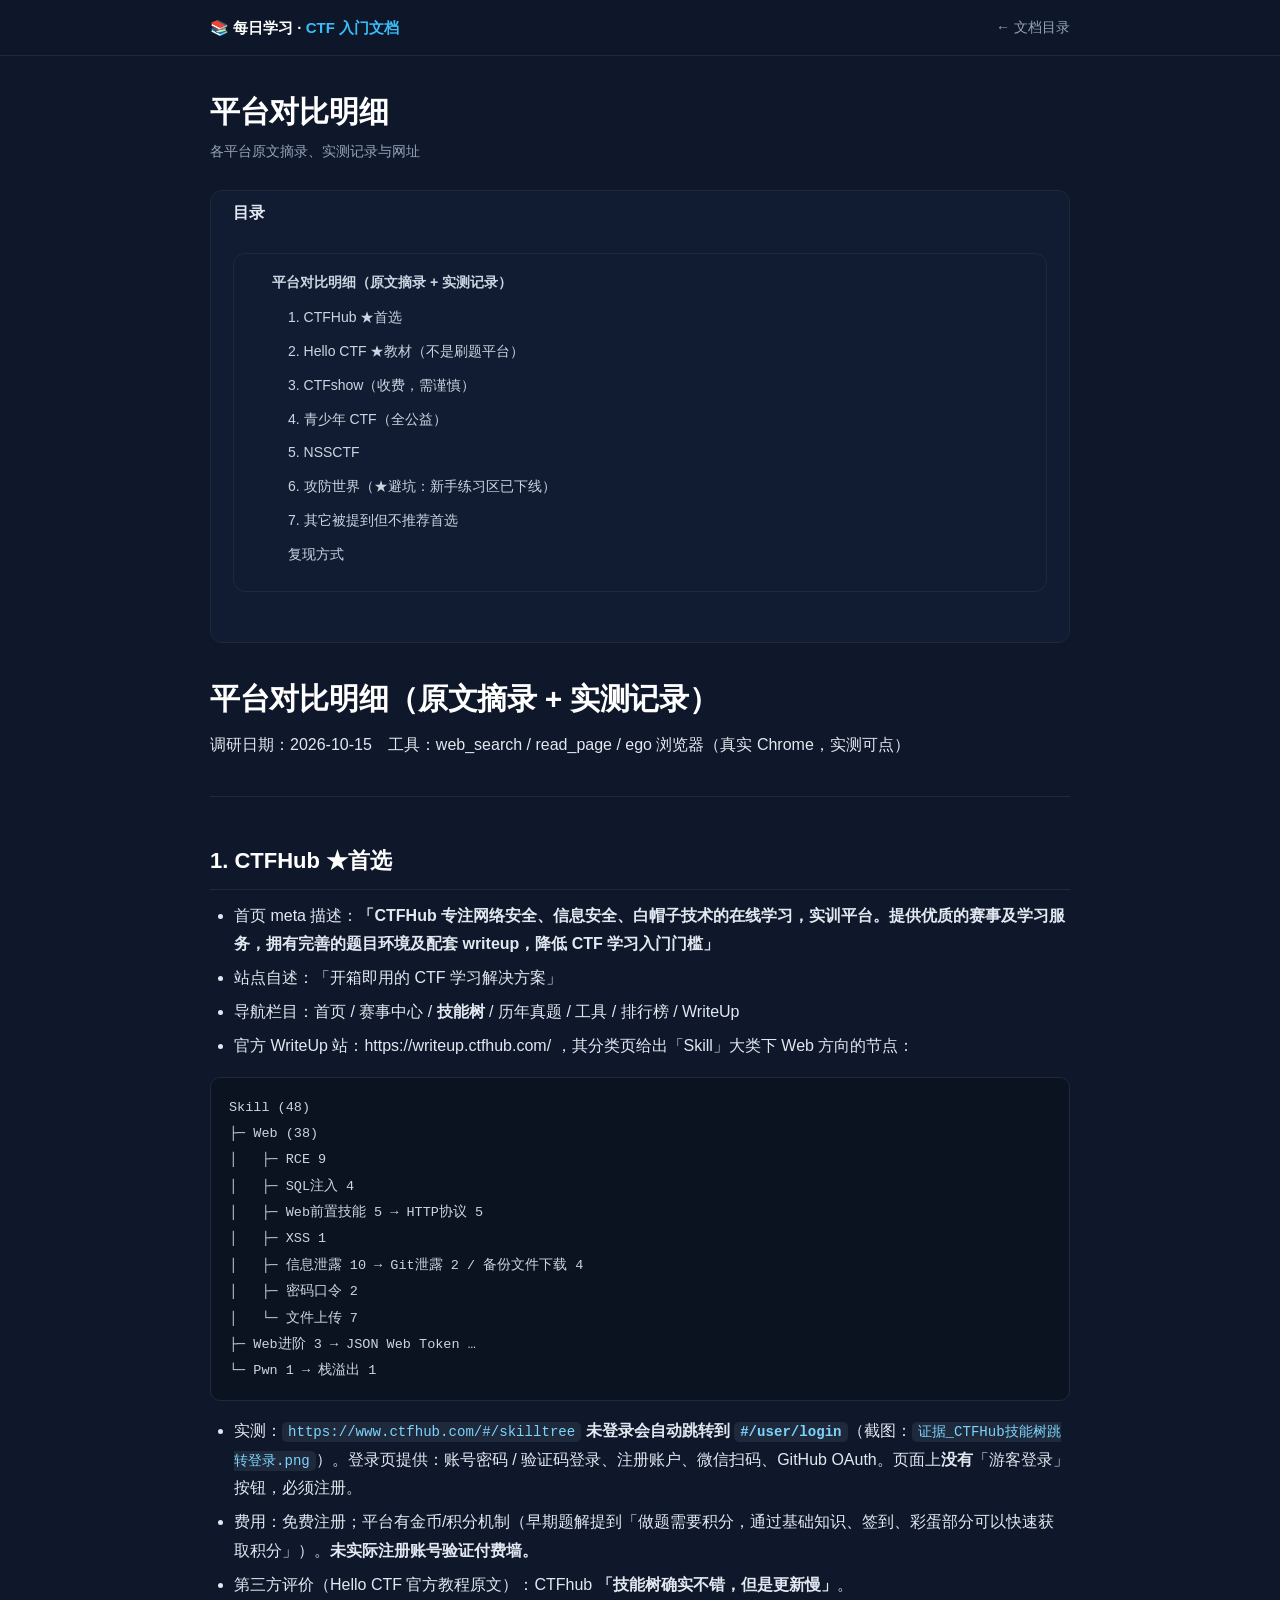
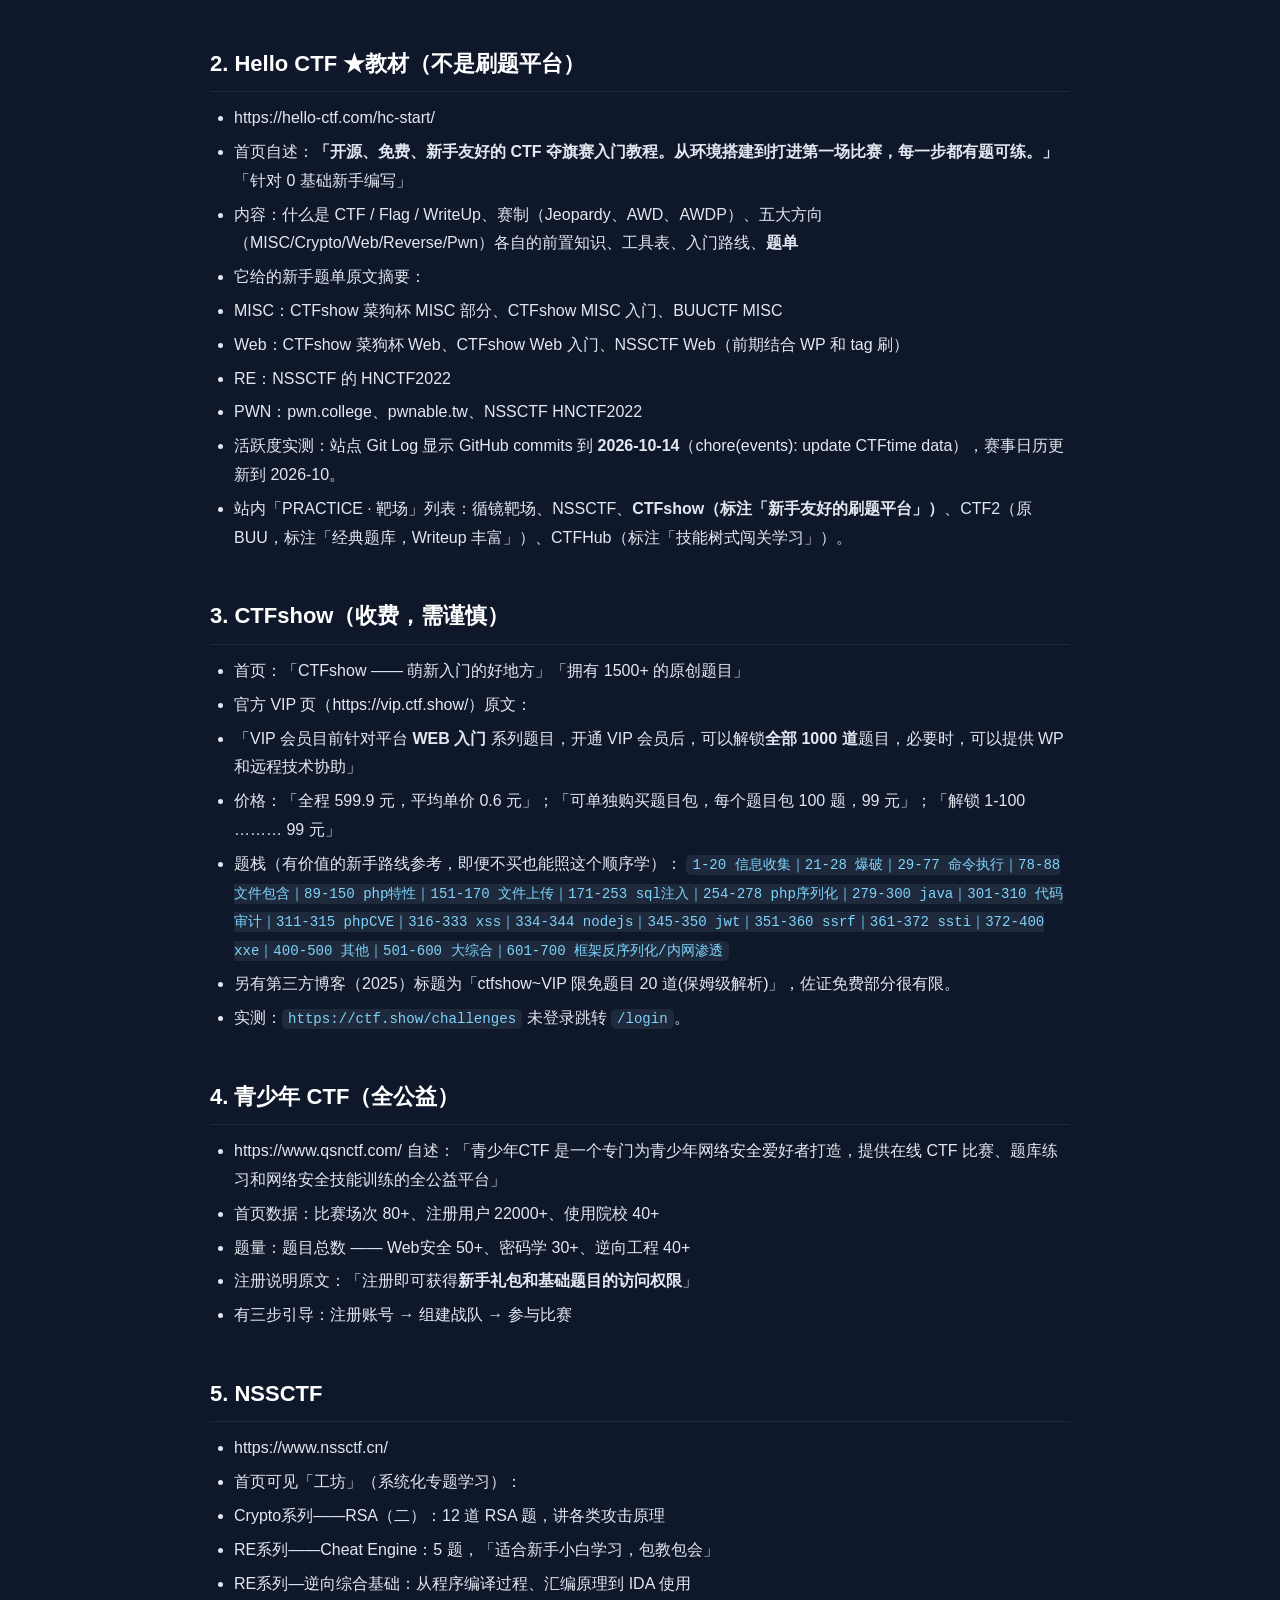
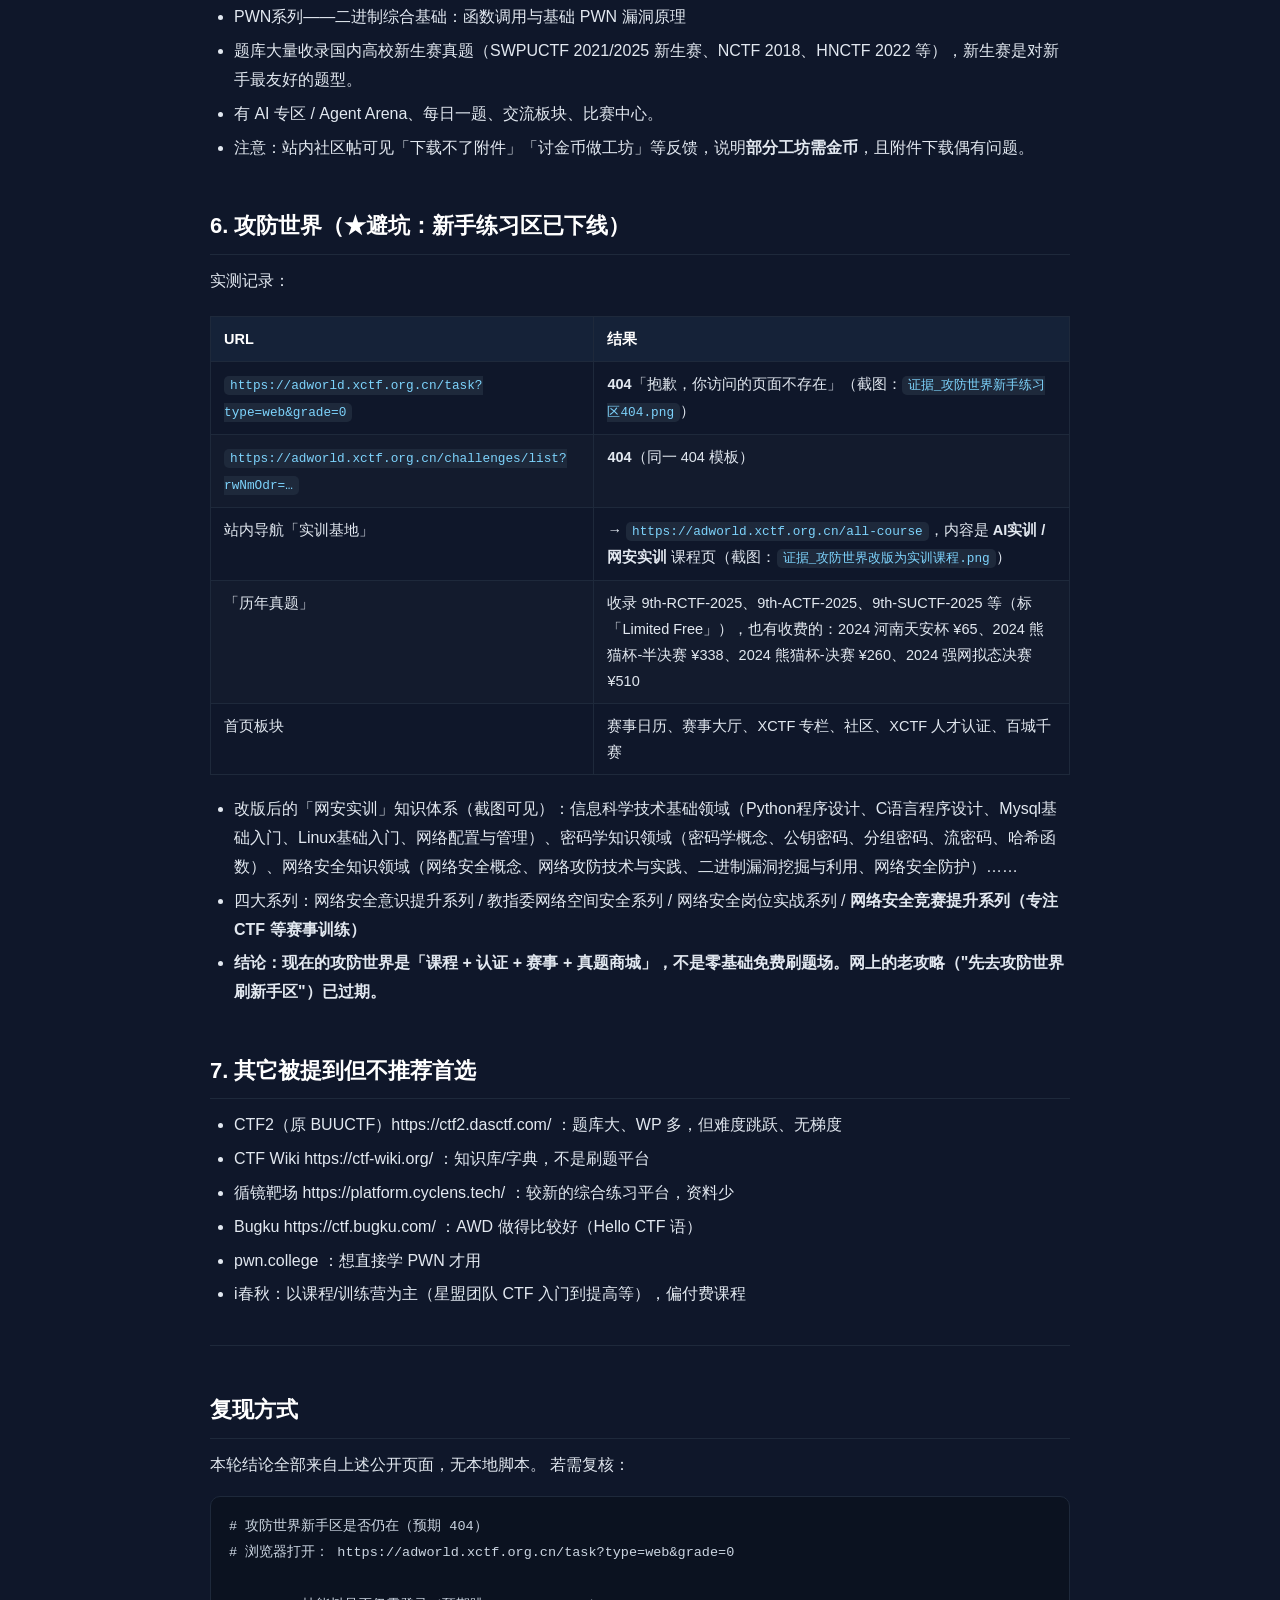
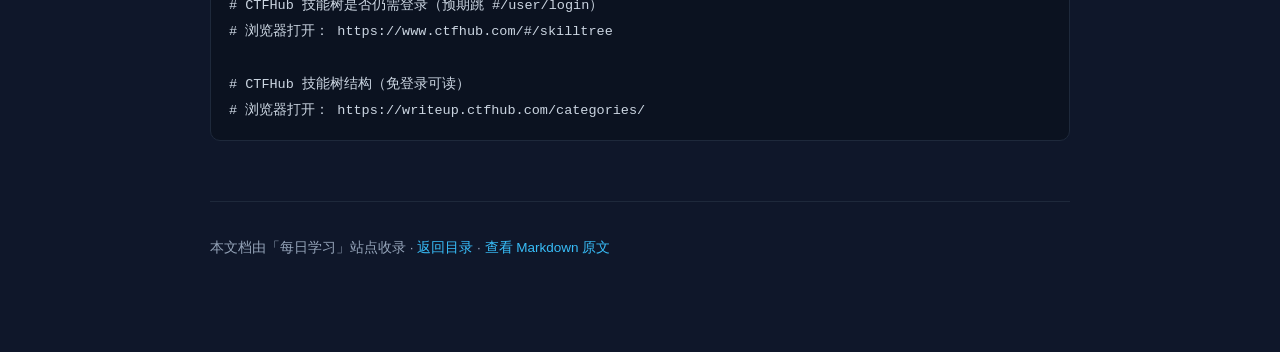
<file: ctf/platform-comparison.html>
<!DOCTYPE html>
<html lang="zh-CN">
<head>
<meta charset="UTF-8">
<meta name="viewport" content="width=device-width, initial-scale=1.0, viewport-fit=cover">
<meta name="theme-color" content="#0f172a">
<title>平台对比明细</title>
<style>
:root{
  --bg:#0f172a; --panel:#111c33; --line:#1e293b;
  --fg:#e2e8f0; --muted:#94a3b8; --accent:#38bdf8; --accent2:#22d3ee;
}
*{box-sizing:border-box}
html{-webkit-text-size-adjust:100%}
body{
  margin:0; background:var(--bg); color:var(--fg);
  font-family:"Noto Sans SC","PingFang SC","Microsoft YaHei",-apple-system,BlinkMacSystemFont,"Segoe UI",Roboto,sans-serif;
  font-size:16px; line-height:1.8;
}
a{color:var(--accent); text-decoration:none}
a:hover{text-decoration:underline}
.wrap{max-width:900px; margin:0 auto; padding:0 20px 80px}
header.top{
  position:sticky; top:0; z-index:10; backdrop-filter:blur(10px);
  background:rgba(15,23,42,.88); border-bottom:1px solid var(--line);
}
header.top .inner{
  max-width:900px; margin:0 auto; padding:14px 20px;
  display:flex; align-items:center; gap:14px; flex-wrap:wrap;
}
header.top .brand{font-weight:700; font-size:15px; color:#fff; white-space:nowrap}
header.top .brand span{color:var(--accent)}
header.top .back{margin-left:auto; font-size:14px; color:var(--muted)}
header.top .back:hover{color:var(--accent)}
h1{font-size:30px; line-height:1.35; margin:36px 0 6px; color:#fff; letter-spacing:-.3px}
.subtitle{color:var(--muted); font-size:14px; margin:0 0 8px}
h2{font-size:22px; margin:44px 0 12px; padding-bottom:8px; border-bottom:1px solid var(--line); color:#fff}
h3{font-size:18px; margin:30px 0 10px; color:#fff}
h4{font-size:16px; margin:22px 0 8px; color:#e2e8f0}
p{margin:12px 0}
ul,ol{padding-left:24px; margin:12px 0}
li{margin:5px 0}
hr{border:0; border-top:1px solid var(--line); margin:36px 0}
blockquote{
  margin:18px 0; padding:12px 18px; border-left:3px solid var(--accent);
  background:var(--panel); border-radius:0 8px 8px 0; color:#cbd5e1;
}
blockquote p{margin:6px 0}
code{
  font-family:"JetBrains Mono",Consolas,Monaco,"Courier New",monospace;
  background:#1e293b; padding:2px 6px; border-radius:5px; font-size:.88em; color:#7dd3fc;
}
pre{
  background:#0b1220; border:1px solid var(--line); border-radius:10px;
  padding:16px 18px; overflow-x:auto; line-height:1.65;
}
pre code{background:none; padding:0; color:#cbd5e1; font-size:13.5px}
table{
  width:100%; border-collapse:collapse; margin:20px 0; font-size:14.5px;
  display:block; overflow-x:auto; white-space:normal;
}
th,td{border:1px solid var(--line); padding:9px 13px; text-align:left; vertical-align:top}
th{background:#152238; color:#fff; font-weight:600; white-space:nowrap}
tr:nth-child(even) td{background:rgba(255,255,255,.017)}
img{max-width:100%; height:auto; border:1px solid var(--line); border-radius:10px; margin:14px 0; display:block}
.toc{
  background:var(--panel); border:1px solid var(--line); border-radius:12px;
  padding:8px 22px 16px; margin:26px 0 34px;
}
.toc>ul{padding-left:18px}
.toc ul{list-style:none; padding-left:16px; margin:6px 0}
.toc>ul>li>a{font-weight:600}
.toc a{color:#cbd5e1; font-size:14px}
.toc a:hover{color:var(--accent)}
.card{
  display:block; background:var(--panel); border:1px solid var(--line);
  border-radius:14px; padding:20px 22px; margin:16px 0; transition:.18s;
}
.card:hover{border-color:var(--accent); transform:translateY(-2px); text-decoration:none}
.card h3{margin:0 0 6px; color:#fff; font-size:18px}
.card p{margin:0; color:var(--muted); font-size:14px}
.tag{display:inline-block; font-size:12px; color:var(--accent2); border:1px solid #164e63;
     border-radius:999px; padding:1px 10px; margin-left:8px; vertical-align:middle}
footer{margin-top:60px; padding-top:22px; border-top:1px solid var(--line); color:var(--muted); font-size:13.5px}
@media (max-width:640px){
  body{font-size:15px}
  h1{font-size:24px}
  h2{font-size:19px}
  .wrap{padding:0 16px 60px}
  header.top .inner{padding:12px 16px}
  pre{padding:13px}
}
</style>
</head>
<body>
<header class="top">
  <div class="inner">
    <div class="brand">📚 每日学习 · <span>CTF 入门文档</span></div>
    <a class="back" href="index.html">← 文档目录</a>
  </div>
</header>
<div class="wrap">
<h1>平台对比明细</h1>
<p class="subtitle">各平台原文摘录、实测记录与网址</p>
<nav class="toc"><strong>目录</strong><div class="toc">
<ul>
<li><a href="#_1">平台对比明细（原文摘录 + 实测记录）</a><ul>
<li><a href="#1-ctfhub">1. CTFHub ★首选</a></li>
<li><a href="#2-hello-ctf">2. Hello CTF ★教材（不是刷题平台）</a></li>
<li><a href="#3-ctfshow">3. CTFshow（收费，需谨慎）</a></li>
<li><a href="#4-ctf">4. 青少年 CTF（全公益）</a></li>
<li><a href="#5-nssctf">5. NSSCTF</a></li>
<li><a href="#6">6. 攻防世界（★避坑：新手练习区已下线）</a></li>
<li><a href="#7">7. 其它被提到但不推荐首选</a></li>
<li><a href="#_2">复现方式</a></li>
</ul>
</li>
</ul>
</div>
</nav>
<h1 id="_1">平台对比明细（原文摘录 + 实测记录）</h1>
<p>调研日期：2026-10-15　工具：web_search / read_page / ego 浏览器（真实 Chrome，实测可点）</p>
<hr />
<h2 id="1-ctfhub">1. CTFHub ★首选</h2>
<ul>
<li>首页 meta 描述：<strong>「CTFHub 专注网络安全、信息安全、白帽子技术的在线学习，实训平台。提供优质的赛事及学习服务，拥有完善的题目环境及配套 writeup，降低 CTF 学习入门门槛」</strong></li>
<li>站点自述：「开箱即用的 CTF 学习解决方案」</li>
<li>导航栏目：首页 / 赛事中心 / <strong>技能树</strong> / 历年真题 / 工具 / 排行榜 / WriteUp</li>
<li>官方 WriteUp 站：https://writeup.ctfhub.com/ ，其分类页给出「Skill」大类下 Web 方向的节点：</li>
</ul>
<pre><code>Skill (48)
├─ Web (38)
│   ├─ RCE 9
│   ├─ SQL注入 4
│   ├─ Web前置技能 5 → HTTP协议 5
│   ├─ XSS 1
│   ├─ 信息泄露 10 → Git泄露 2 / 备份文件下载 4
│   ├─ 密码口令 2
│   └─ 文件上传 7
├─ Web进阶 3 → JSON Web Token …
└─ Pwn 1 → 栈溢出 1
</code></pre>
<ul>
<li>实测：<code>https://www.ctfhub.com/#/skilltree</code> <strong>未登录会自动跳转到 <code>#/user/login</code></strong>（截图：<code>证据_CTFHub技能树跳转登录.png</code>）。登录页提供：账号密码 / 验证码登录、注册账户、微信扫码、GitHub OAuth。页面上<strong>没有</strong>「游客登录」按钮，必须注册。</li>
<li>费用：免费注册；平台有金币/积分机制（早期题解提到「做题需要积分，通过基础知识、签到、彩蛋部分可以快速获取积分」）。<strong>未实际注册账号验证付费墙。</strong></li>
<li>第三方评价（Hello CTF 官方教程原文）：CTFhub <strong>「技能树确实不错，但是更新慢」</strong>。</li>
</ul>
<h2 id="2-hello-ctf">2. Hello CTF ★教材（不是刷题平台）</h2>
<ul>
<li>https://hello-ctf.com/hc-start/</li>
<li>首页自述：<strong>「开源、免费、新手友好的 CTF 夺旗赛入门教程。从环境搭建到打进第一场比赛，每一步都有题可练。」</strong>「针对 0 基础新手编写」</li>
<li>内容：什么是 CTF / Flag / WriteUp、赛制（Jeopardy、AWD、AWDP）、五大方向（MISC/Crypto/Web/Reverse/Pwn）各自的前置知识、工具表、入门路线、<strong>题单</strong></li>
<li>它给的新手题单原文摘要：</li>
<li>MISC：CTFshow 菜狗杯 MISC 部分、CTFshow MISC 入门、BUUCTF MISC</li>
<li>Web：CTFshow 菜狗杯 Web、CTFshow Web 入门、NSSCTF Web（前期结合 WP 和 tag 刷）</li>
<li>RE：NSSCTF 的 HNCTF2022</li>
<li>PWN：pwn.college、pwnable.tw、NSSCTF HNCTF2022</li>
<li>活跃度实测：站点 Git Log 显示 GitHub commits 到 <strong>2026-10-14</strong>（chore(events): update CTFtime data），赛事日历更新到 2026-10。</li>
<li>站内「PRACTICE · 靶场」列表：循镜靶场、NSSCTF、<strong>CTFshow（标注「新手友好的刷题平台」）</strong>、CTF2（原 BUU，标注「经典题库，Writeup 丰富」）、CTFHub（标注「技能树式闯关学习」）。</li>
</ul>
<h2 id="3-ctfshow">3. CTFshow（收费，需谨慎）</h2>
<ul>
<li>首页：「CTFshow —— 萌新入门的好地方」「拥有 1500+ 的原创题目」</li>
<li>官方 VIP 页（https://vip.ctf.show/）原文：</li>
<li>「VIP 会员目前针对平台 <strong>WEB 入门</strong> 系列题目，开通 VIP 会员后，可以解锁<strong>全部 1000 道</strong>题目，必要时，可以提供 WP 和远程技术协助」</li>
<li>价格：「全程 599.9 元，平均单价 0.6 元」；「可单独购买题目包，每个题目包 100 题，99 元」；「解锁 1-100 ……… 99 元」</li>
<li>题栈（有价值的新手路线参考，即便不买也能照这个顺序学）：
    <code>1-20 信息收集｜21-28 爆破｜29-77 命令执行｜78-88 文件包含｜89-150 php特性｜151-170 文件上传｜171-253 sql注入｜254-278 php序列化｜279-300 java｜301-310 代码审计｜311-315 phpCVE｜316-333 xss｜334-344 nodejs｜345-350 jwt｜351-360 ssrf｜361-372 ssti｜372-400 xxe｜400-500 其他｜501-600 大综合｜601-700 框架反序列化/内网渗透</code></li>
<li>另有第三方博客（2025）标题为「ctfshow~VIP 限免题目 20 道(保姆级解析)」，佐证免费部分很有限。</li>
<li>实测：<code>https://ctf.show/challenges</code> 未登录跳转 <code>/login</code>。</li>
</ul>
<h2 id="4-ctf">4. 青少年 CTF（全公益）</h2>
<ul>
<li>https://www.qsnctf.com/ 自述：「青少年CTF 是一个专门为青少年网络安全爱好者打造，提供在线 CTF 比赛、题库练习和网络安全技能训练的全公益平台」</li>
<li>首页数据：比赛场次 80+、注册用户 22000+、使用院校 40+</li>
<li>题量：题目总数 —— Web安全 50+、密码学 30+、逆向工程 40+</li>
<li>注册说明原文：「注册即可获得<strong>新手礼包和基础题目的访问权限</strong>」</li>
<li>有三步引导：注册账号 → 组建战队 → 参与比赛</li>
</ul>
<h2 id="5-nssctf">5. NSSCTF</h2>
<ul>
<li>https://www.nssctf.cn/</li>
<li>首页可见「工坊」（系统化专题学习）：</li>
<li>Crypto系列——RSA（二）：12 道 RSA 题，讲各类攻击原理</li>
<li>RE系列——Cheat Engine：5 题，「适合新手小白学习，包教包会」</li>
<li>RE系列—逆向综合基础：从程序编译过程、汇编原理到 IDA 使用</li>
<li>PWN系列——二进制综合基础：函数调用与基础 PWN 漏洞原理</li>
<li>题库大量收录国内高校新生赛真题（SWPUCTF 2021/2025 新生赛、NCTF 2018、HNCTF 2022 等），新生赛是对新手最友好的题型。</li>
<li>有 AI 专区 / Agent Arena、每日一题、交流板块、比赛中心。</li>
<li>注意：站内社区帖可见「下载不了附件」「讨金币做工坊」等反馈，说明<strong>部分工坊需金币</strong>，且附件下载偶有问题。</li>
</ul>
<h2 id="6">6. 攻防世界（★避坑：新手练习区已下线）</h2>
<p>实测记录：</p>
<table>
<thead>
<tr>
<th>URL</th>
<th>结果</th>
</tr>
</thead>
<tbody>
<tr>
<td><code>https://adworld.xctf.org.cn/task?type=web&amp;grade=0</code></td>
<td><strong>404</strong>「抱歉，你访问的页面不存在」（截图：<code>证据_攻防世界新手练习区404.png</code>）</td>
</tr>
<tr>
<td><code>https://adworld.xctf.org.cn/challenges/list?rwNmOdr=…</code></td>
<td><strong>404</strong>（同一 404 模板）</td>
</tr>
<tr>
<td>站内导航「实训基地」</td>
<td>→ <code>https://adworld.xctf.org.cn/all-course</code>，内容是 <strong>AI实训 / 网安实训</strong> 课程页（截图：<code>证据_攻防世界改版为实训课程.png</code>）</td>
</tr>
<tr>
<td>「历年真题」</td>
<td>收录 9th-RCTF-2025、9th-ACTF-2025、9th-SUCTF-2025 等（标「Limited Free」），也有收费的：2024 河南天安杯 ¥65、2024 熊猫杯-半决赛 ¥338、2024 熊猫杯-决赛 ¥260、2024 强网拟态决赛 ¥510</td>
</tr>
<tr>
<td>首页板块</td>
<td>赛事日历、赛事大厅、XCTF 专栏、社区、XCTF 人才认证、百城千赛</td>
</tr>
</tbody>
</table>
<ul>
<li>改版后的「网安实训」知识体系（截图可见）：信息科学技术基础领域（Python程序设计、C语言程序设计、Mysql基础入门、Linux基础入门、网络配置与管理）、密码学知识领域（密码学概念、公钥密码、分组密码、流密码、哈希函数）、网络安全知识领域（网络安全概念、网络攻防技术与实践、二进制漏洞挖掘与利用、网络安全防护）……</li>
<li>四大系列：网络安全意识提升系列 / 教指委网络空间安全系列 / 网络安全岗位实战系列 / <strong>网络安全竞赛提升系列（专注 CTF 等赛事训练）</strong></li>
<li><strong>结论：现在的攻防世界是「课程 + 认证 + 赛事 + 真题商城」，不是零基础免费刷题场。网上的老攻略（"先去攻防世界刷新手区"）已过期。</strong></li>
</ul>
<h2 id="7">7. 其它被提到但不推荐首选</h2>
<ul>
<li>CTF2（原 BUUCTF）https://ctf2.dasctf.com/ ：题库大、WP 多，但难度跳跃、无梯度</li>
<li>CTF Wiki https://ctf-wiki.org/ ：知识库/字典，不是刷题平台</li>
<li>循镜靶场 https://platform.cyclens.tech/ ：较新的综合练习平台，资料少</li>
<li>Bugku https://ctf.bugku.com/ ：AWD 做得比较好（Hello CTF 语）</li>
<li>pwn.college ：想直接学 PWN 才用</li>
<li>i春秋：以课程/训练营为主（星盟团队 CTF 入门到提高等），偏付费课程</li>
</ul>
<hr />
<h2 id="_2">复现方式</h2>
<p>本轮结论全部来自上述公开页面，无本地脚本。
若需复核：</p>
<pre><code class="language-powershell"># 攻防世界新手区是否仍在（预期 404）
# 浏览器打开： https://adworld.xctf.org.cn/task?type=web&amp;grade=0

# CTFHub 技能树是否仍需登录（预期跳 #/user/login）
# 浏览器打开： https://www.ctfhub.com/#/skilltree

# CTFHub 技能树结构（免登录可读）
# 浏览器打开： https://writeup.ctfhub.com/categories/
</code></pre>
<footer>
  <p>本文档由「每日学习」站点收录 · <a href="index.html">返回目录</a> · <a href="src/platform-comparison.md">查看 Markdown 原文</a></p>
</footer>
</div>
</body>
</html>
</file>
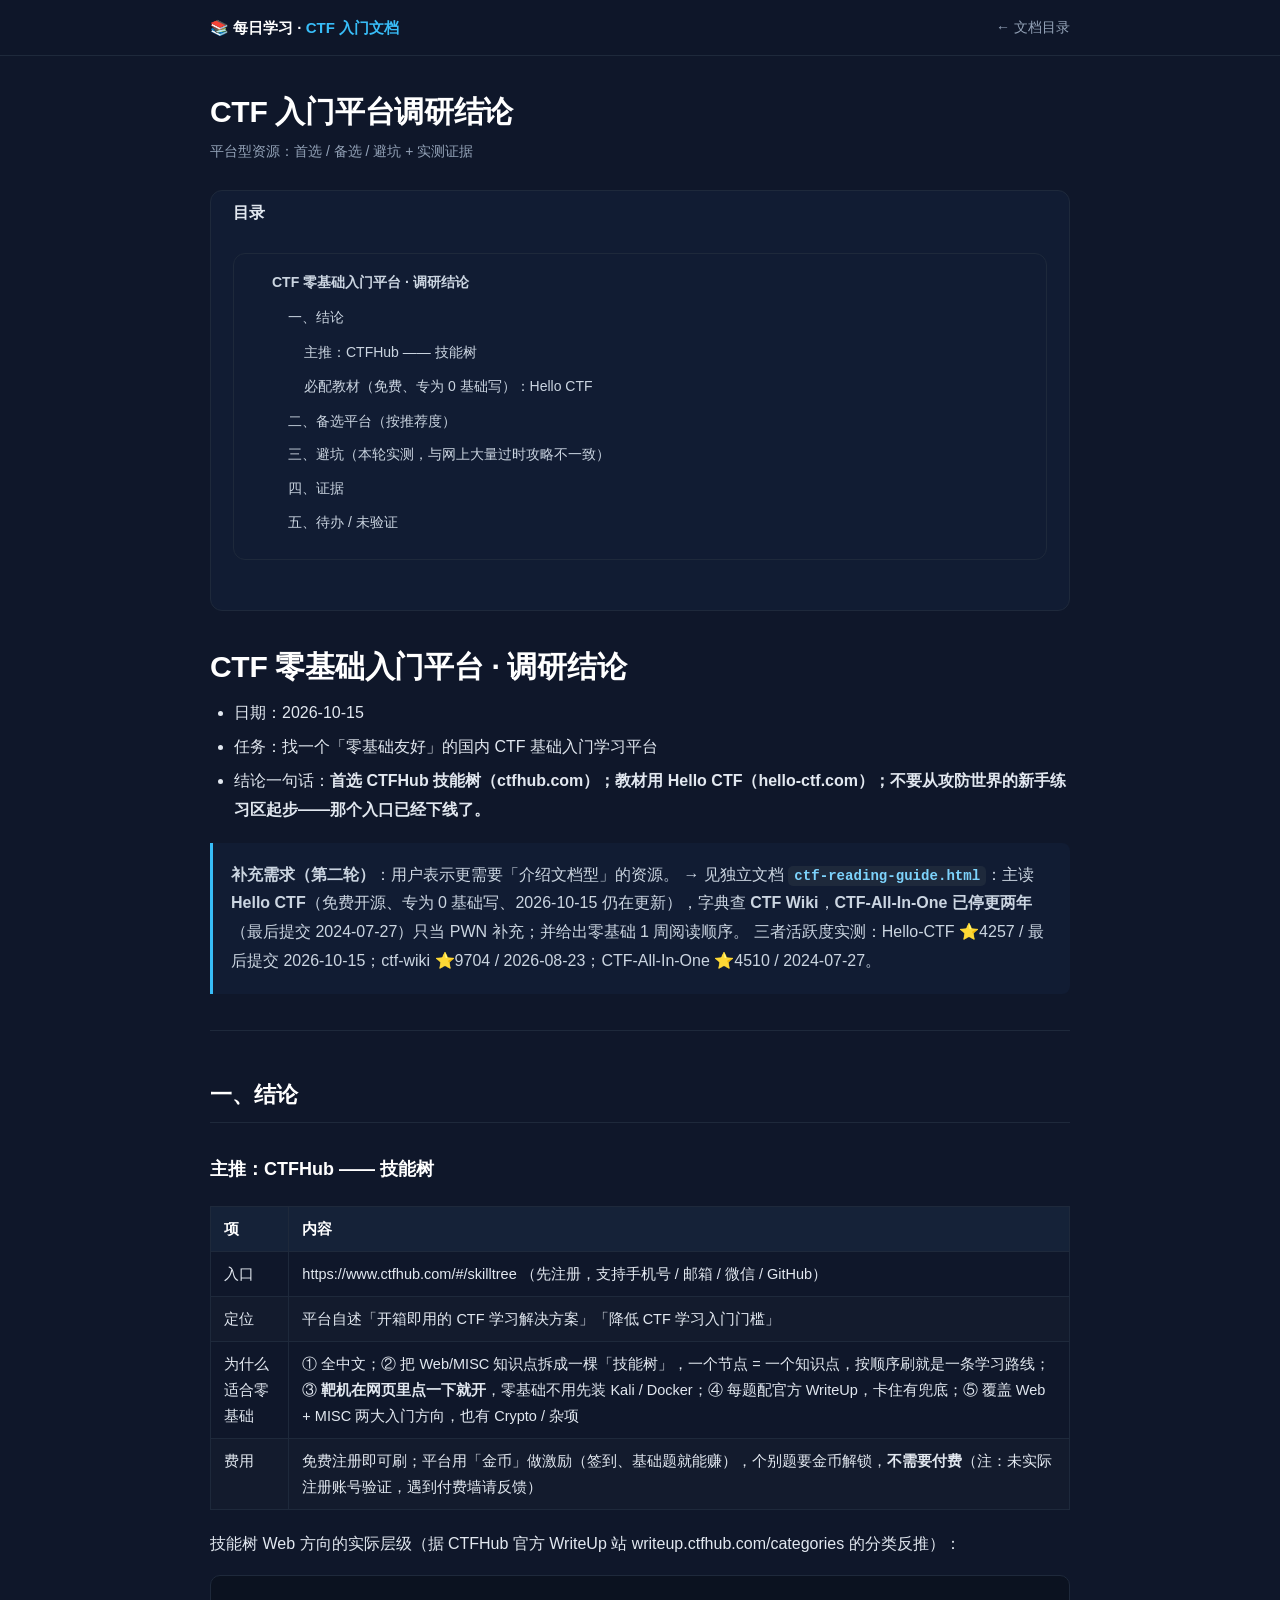
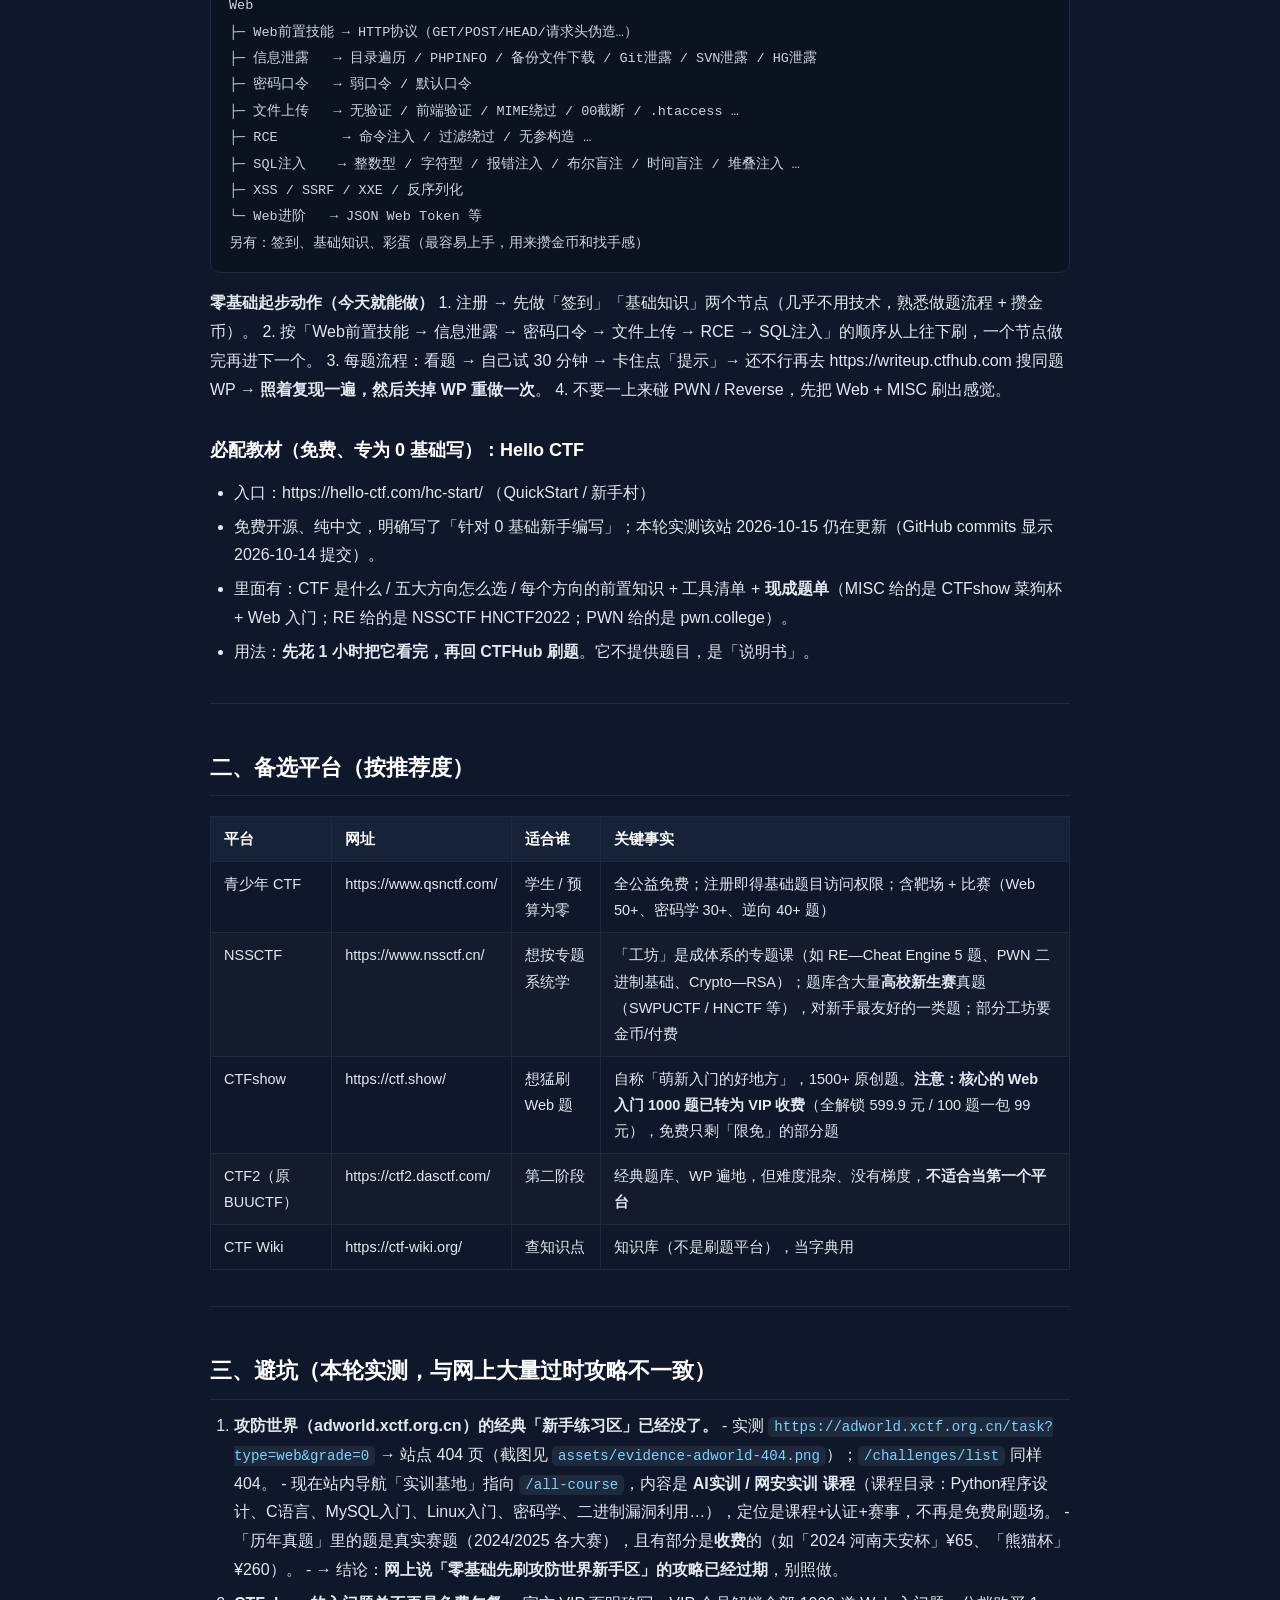
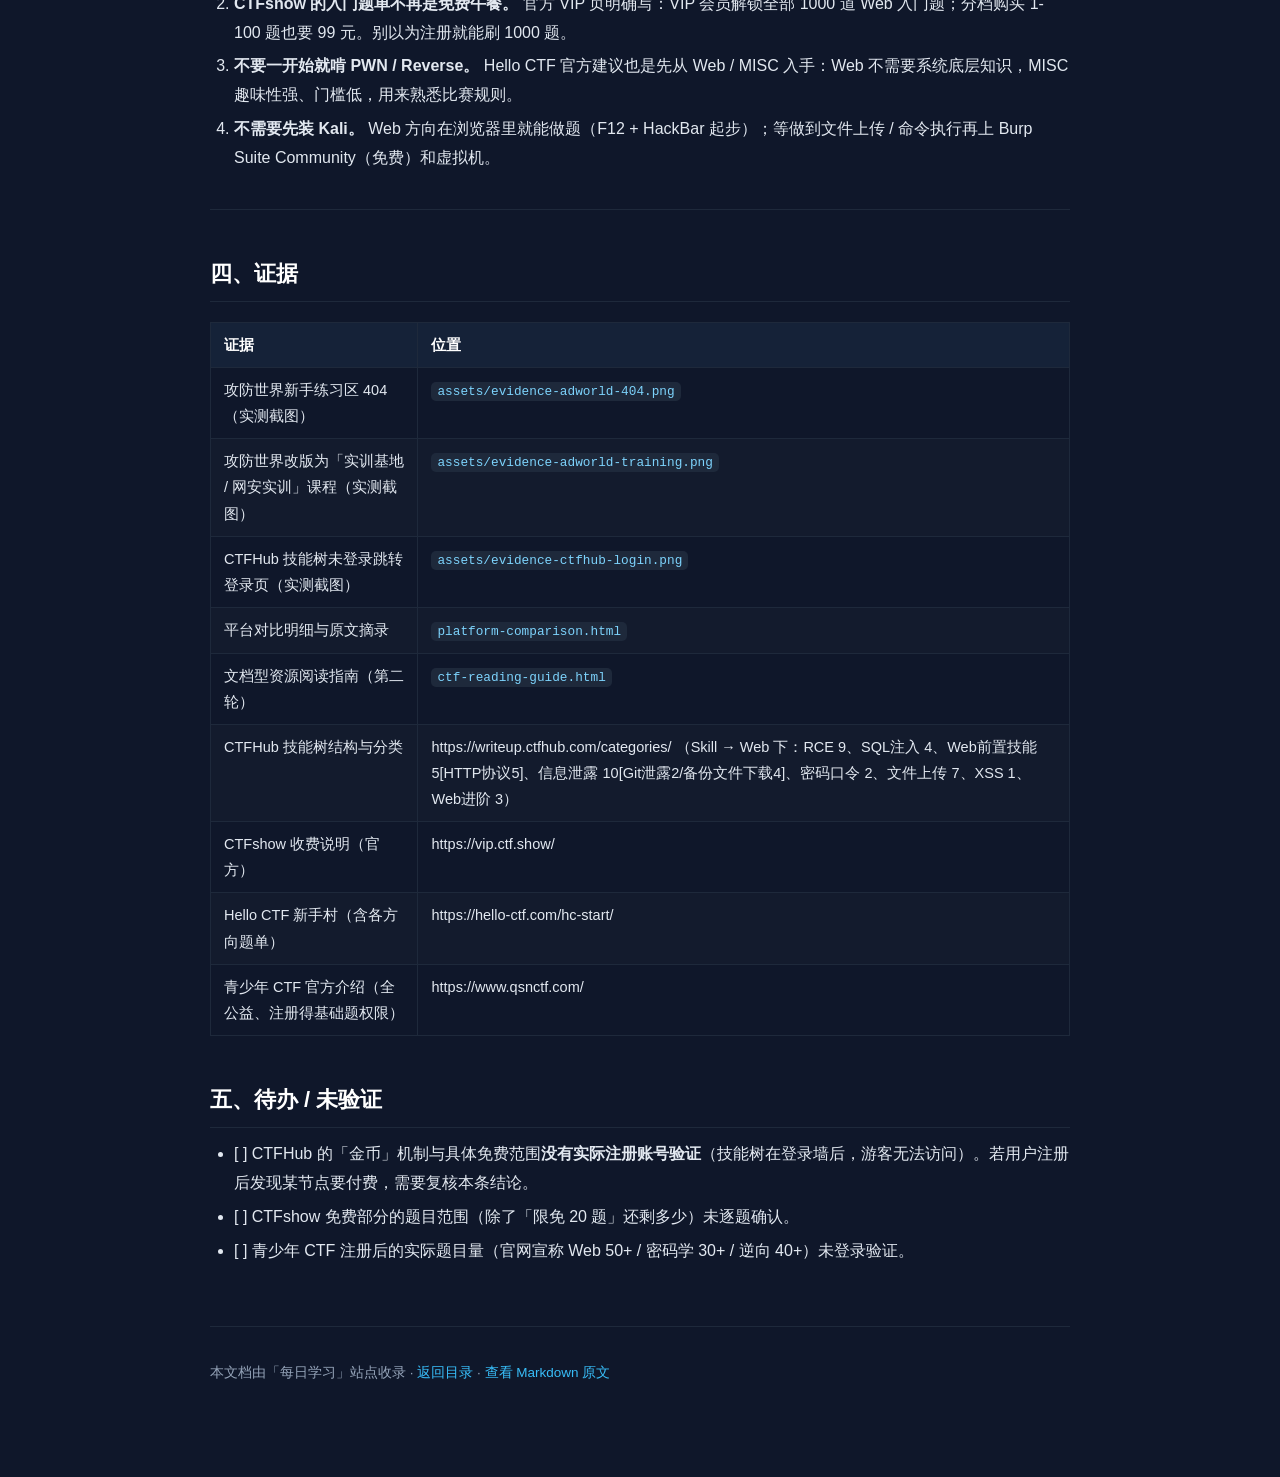
<file: ctf/platform-research.html>
<!DOCTYPE html>
<html lang="zh-CN">
<head>
<meta charset="UTF-8">
<meta name="viewport" content="width=device-width, initial-scale=1.0, viewport-fit=cover">
<meta name="theme-color" content="#0f172a">
<title>CTF 入门平台调研结论</title>
<style>
:root{
  --bg:#0f172a; --panel:#111c33; --line:#1e293b;
  --fg:#e2e8f0; --muted:#94a3b8; --accent:#38bdf8; --accent2:#22d3ee;
}
*{box-sizing:border-box}
html{-webkit-text-size-adjust:100%}
body{
  margin:0; background:var(--bg); color:var(--fg);
  font-family:"Noto Sans SC","PingFang SC","Microsoft YaHei",-apple-system,BlinkMacSystemFont,"Segoe UI",Roboto,sans-serif;
  font-size:16px; line-height:1.8;
}
a{color:var(--accent); text-decoration:none}
a:hover{text-decoration:underline}
.wrap{max-width:900px; margin:0 auto; padding:0 20px 80px}
header.top{
  position:sticky; top:0; z-index:10; backdrop-filter:blur(10px);
  background:rgba(15,23,42,.88); border-bottom:1px solid var(--line);
}
header.top .inner{
  max-width:900px; margin:0 auto; padding:14px 20px;
  display:flex; align-items:center; gap:14px; flex-wrap:wrap;
}
header.top .brand{font-weight:700; font-size:15px; color:#fff; white-space:nowrap}
header.top .brand span{color:var(--accent)}
header.top .back{margin-left:auto; font-size:14px; color:var(--muted)}
header.top .back:hover{color:var(--accent)}
h1{font-size:30px; line-height:1.35; margin:36px 0 6px; color:#fff; letter-spacing:-.3px}
.subtitle{color:var(--muted); font-size:14px; margin:0 0 8px}
h2{font-size:22px; margin:44px 0 12px; padding-bottom:8px; border-bottom:1px solid var(--line); color:#fff}
h3{font-size:18px; margin:30px 0 10px; color:#fff}
h4{font-size:16px; margin:22px 0 8px; color:#e2e8f0}
p{margin:12px 0}
ul,ol{padding-left:24px; margin:12px 0}
li{margin:5px 0}
hr{border:0; border-top:1px solid var(--line); margin:36px 0}
blockquote{
  margin:18px 0; padding:12px 18px; border-left:3px solid var(--accent);
  background:var(--panel); border-radius:0 8px 8px 0; color:#cbd5e1;
}
blockquote p{margin:6px 0}
code{
  font-family:"JetBrains Mono",Consolas,Monaco,"Courier New",monospace;
  background:#1e293b; padding:2px 6px; border-radius:5px; font-size:.88em; color:#7dd3fc;
}
pre{
  background:#0b1220; border:1px solid var(--line); border-radius:10px;
  padding:16px 18px; overflow-x:auto; line-height:1.65;
}
pre code{background:none; padding:0; color:#cbd5e1; font-size:13.5px}
table{
  width:100%; border-collapse:collapse; margin:20px 0; font-size:14.5px;
  display:block; overflow-x:auto; white-space:normal;
}
th,td{border:1px solid var(--line); padding:9px 13px; text-align:left; vertical-align:top}
th{background:#152238; color:#fff; font-weight:600; white-space:nowrap}
tr:nth-child(even) td{background:rgba(255,255,255,.017)}
img{max-width:100%; height:auto; border:1px solid var(--line); border-radius:10px; margin:14px 0; display:block}
.toc{
  background:var(--panel); border:1px solid var(--line); border-radius:12px;
  padding:8px 22px 16px; margin:26px 0 34px;
}
.toc>ul{padding-left:18px}
.toc ul{list-style:none; padding-left:16px; margin:6px 0}
.toc>ul>li>a{font-weight:600}
.toc a{color:#cbd5e1; font-size:14px}
.toc a:hover{color:var(--accent)}
.card{
  display:block; background:var(--panel); border:1px solid var(--line);
  border-radius:14px; padding:20px 22px; margin:16px 0; transition:.18s;
}
.card:hover{border-color:var(--accent); transform:translateY(-2px); text-decoration:none}
.card h3{margin:0 0 6px; color:#fff; font-size:18px}
.card p{margin:0; color:var(--muted); font-size:14px}
.tag{display:inline-block; font-size:12px; color:var(--accent2); border:1px solid #164e63;
     border-radius:999px; padding:1px 10px; margin-left:8px; vertical-align:middle}
footer{margin-top:60px; padding-top:22px; border-top:1px solid var(--line); color:var(--muted); font-size:13.5px}
@media (max-width:640px){
  body{font-size:15px}
  h1{font-size:24px}
  h2{font-size:19px}
  .wrap{padding:0 16px 60px}
  header.top .inner{padding:12px 16px}
  pre{padding:13px}
}
</style>
</head>
<body>
<header class="top">
  <div class="inner">
    <div class="brand">📚 每日学习 · <span>CTF 入门文档</span></div>
    <a class="back" href="index.html">← 文档目录</a>
  </div>
</header>
<div class="wrap">
<h1>CTF 入门平台调研结论</h1>
<p class="subtitle">平台型资源：首选 / 备选 / 避坑 + 实测证据</p>
<nav class="toc"><strong>目录</strong><div class="toc">
<ul>
<li><a href="#ctf">CTF 零基础入门平台 · 调研结论</a><ul>
<li><a href="#_1">一、结论</a><ul>
<li><a href="#ctfhub">主推：CTFHub —— 技能树</a></li>
<li><a href="#0-hello-ctf">必配教材（免费、专为 0 基础写）：Hello CTF</a></li>
</ul>
</li>
<li><a href="#_2">二、备选平台（按推荐度）</a></li>
<li><a href="#_3">三、避坑（本轮实测，与网上大量过时攻略不一致）</a></li>
<li><a href="#_4">四、证据</a></li>
<li><a href="#_5">五、待办 / 未验证</a></li>
</ul>
</li>
</ul>
</div>
</nav>
<h1 id="ctf">CTF 零基础入门平台 · 调研结论</h1>
<ul>
<li>日期：2026-10-15</li>
<li>任务：找一个「零基础友好」的国内 CTF 基础入门学习平台</li>
<li>结论一句话：<strong>首选 CTFHub 技能树（ctfhub.com）；教材用 Hello CTF（hello-ctf.com）；不要从攻防世界的新手练习区起步——那个入口已经下线了。</strong></li>
</ul>
<blockquote>
<p><strong>补充需求（第二轮）</strong>：用户表示更需要「介绍文档型」的资源。
→ 见独立文档 <strong><code>ctf-reading-guide.html</code></strong>：主读 <strong>Hello CTF</strong>（免费开源、专为 0 基础写、2026-10-15 仍在更新），字典查 <strong>CTF Wiki</strong>，<strong>CTF-All-In-One 已停更两年</strong>（最后提交 2024-07-27）只当 PWN 补充；并给出零基础 1 周阅读顺序。
三者活跃度实测：Hello-CTF ⭐4257 / 最后提交 2026-10-15；ctf-wiki ⭐9704 / 2026-08-23；CTF-All-In-One ⭐4510 / 2024-07-27。</p>
</blockquote>
<hr />
<h2 id="_1">一、结论</h2>
<h3 id="ctfhub">主推：CTFHub —— 技能树</h3>
<table>
<thead>
<tr>
<th>项</th>
<th>内容</th>
</tr>
</thead>
<tbody>
<tr>
<td>入口</td>
<td>https://www.ctfhub.com/#/skilltree （先注册，支持手机号 / 邮箱 / 微信 / GitHub）</td>
</tr>
<tr>
<td>定位</td>
<td>平台自述「开箱即用的 CTF 学习解决方案」「降低 CTF 学习入门门槛」</td>
</tr>
<tr>
<td>为什么适合零基础</td>
<td>① 全中文；② 把 Web/MISC 知识点拆成一棵「技能树」，一个节点 = 一个知识点，按顺序刷就是一条学习路线；③ <strong>靶机在网页里点一下就开</strong>，零基础不用先装 Kali / Docker；④ 每题配官方 WriteUp，卡住有兜底；⑤ 覆盖 Web + MISC 两大入门方向，也有 Crypto / 杂项</td>
</tr>
<tr>
<td>费用</td>
<td>免费注册即可刷；平台用「金币」做激励（签到、基础题就能赚），个别题要金币解锁，<strong>不需要付费</strong>（注：未实际注册账号验证，遇到付费墙请反馈）</td>
</tr>
</tbody>
</table>
<p>技能树 Web 方向的实际层级（据 CTFHub 官方 WriteUp 站 writeup.ctfhub.com/categories 的分类反推）：</p>
<pre><code>Web
├─ Web前置技能 → HTTP协议（GET/POST/HEAD/请求头伪造…）
├─ 信息泄露   → 目录遍历 / PHPINFO / 备份文件下载 / Git泄露 / SVN泄露 / HG泄露
├─ 密码口令   → 弱口令 / 默认口令
├─ 文件上传   → 无验证 / 前端验证 / MIME绕过 / 00截断 / .htaccess …
├─ RCE        → 命令注入 / 过滤绕过 / 无参构造 …
├─ SQL注入    → 整数型 / 字符型 / 报错注入 / 布尔盲注 / 时间盲注 / 堆叠注入 …
├─ XSS / SSRF / XXE / 反序列化
└─ Web进阶   → JSON Web Token 等
另有：签到、基础知识、彩蛋（最容易上手，用来攒金币和找手感）
</code></pre>
<p><strong>零基础起步动作（今天就能做）</strong>
1. 注册 → 先做「签到」「基础知识」两个节点（几乎不用技术，熟悉做题流程 + 攒金币）。
2. 按「Web前置技能 → 信息泄露 → 密码口令 → 文件上传 → RCE → SQL注入」的顺序从上往下刷，一个节点做完再进下一个。
3. 每题流程：看题 → 自己试 30 分钟 → 卡住点「提示」→ 还不行再去 https://writeup.ctfhub.com 搜同题 WP → <strong>照着复现一遍，然后关掉 WP 重做一次</strong>。
4. 不要一上来碰 PWN / Reverse，先把 Web + MISC 刷出感觉。</p>
<h3 id="0-hello-ctf">必配教材（免费、专为 0 基础写）：Hello CTF</h3>
<ul>
<li>入口：https://hello-ctf.com/hc-start/ （QuickStart / 新手村）</li>
<li>免费开源、纯中文，明确写了「针对 0 基础新手编写」；本轮实测该站 2026-10-15 仍在更新（GitHub commits 显示 2026-10-14 提交）。</li>
<li>里面有：CTF 是什么 / 五大方向怎么选 / 每个方向的前置知识 + 工具清单 + <strong>现成题单</strong>（MISC 给的是 CTFshow 菜狗杯 + Web 入门；RE 给的是 NSSCTF HNCTF2022；PWN 给的是 pwn.college）。</li>
<li>用法：<strong>先花 1 小时把它看完，再回 CTFHub 刷题</strong>。它不提供题目，是「说明书」。</li>
</ul>
<hr />
<h2 id="_2">二、备选平台（按推荐度）</h2>
<table>
<thead>
<tr>
<th>平台</th>
<th>网址</th>
<th>适合谁</th>
<th>关键事实</th>
</tr>
</thead>
<tbody>
<tr>
<td>青少年 CTF</td>
<td>https://www.qsnctf.com/</td>
<td>学生 / 预算为零</td>
<td>全公益免费；注册即得基础题目访问权限；含靶场 + 比赛（Web 50+、密码学 30+、逆向 40+ 题）</td>
</tr>
<tr>
<td>NSSCTF</td>
<td>https://www.nssctf.cn/</td>
<td>想按专题系统学</td>
<td>「工坊」是成体系的专题课（如 RE—Cheat Engine 5 题、PWN 二进制基础、Crypto—RSA）；题库含大量<strong>高校新生赛</strong>真题（SWPUCTF / HNCTF 等），对新手最友好的一类题；部分工坊要金币/付费</td>
</tr>
<tr>
<td>CTFshow</td>
<td>https://ctf.show/</td>
<td>想猛刷 Web 题</td>
<td>自称「萌新入门的好地方」，1500+ 原创题。<strong>注意：核心的 Web 入门 1000 题已转为 VIP 收费</strong>（全解锁 599.9 元 / 100 题一包 99 元），免费只剩「限免」的部分题</td>
</tr>
<tr>
<td>CTF2（原 BUUCTF）</td>
<td>https://ctf2.dasctf.com/</td>
<td>第二阶段</td>
<td>经典题库、WP 遍地，但难度混杂、没有梯度，<strong>不适合当第一个平台</strong></td>
</tr>
<tr>
<td>CTF Wiki</td>
<td>https://ctf-wiki.org/</td>
<td>查知识点</td>
<td>知识库（不是刷题平台），当字典用</td>
</tr>
</tbody>
</table>
<hr />
<h2 id="_3">三、避坑（本轮实测，与网上大量过时攻略不一致）</h2>
<ol>
<li><strong>攻防世界（adworld.xctf.org.cn）的经典「新手练习区」已经没了。</strong>
   - 实测 <code>https://adworld.xctf.org.cn/task?type=web&amp;grade=0</code> → 站点 404 页（截图见 <code>assets/evidence-adworld-404.png</code>）；<code>/challenges/list</code> 同样 404。
   - 现在站内导航「实训基地」指向 <code>/all-course</code>，内容是 <strong>AI实训 / 网安实训 课程</strong>（课程目录：Python程序设计、C语言、MySQL入门、Linux入门、密码学、二进制漏洞利用…），定位是课程+认证+赛事，不再是免费刷题场。
   - 「历年真题」里的题是真实赛题（2024/2025 各大赛），且有部分是<strong>收费</strong>的（如「2024 河南天安杯」¥65、「熊猫杯」¥260）。
   - → 结论：<strong>网上说「零基础先刷攻防世界新手区」的攻略已经过期</strong>，别照做。</li>
<li><strong>CTFshow 的入门题单不再是免费午餐。</strong> 官方 VIP 页明确写：VIP 会员解锁全部 1000 道 Web 入门题；分档购买 1-100 题也要 99 元。别以为注册就能刷 1000 题。</li>
<li><strong>不要一开始就啃 PWN / Reverse。</strong> Hello CTF 官方建议也是先从 Web / MISC 入手：Web 不需要系统底层知识，MISC 趣味性强、门槛低，用来熟悉比赛规则。</li>
<li><strong>不需要先装 Kali。</strong> Web 方向在浏览器里就能做题（F12 + HackBar 起步）；等做到文件上传 / 命令执行再上 Burp Suite Community（免费）和虚拟机。</li>
</ol>
<hr />
<h2 id="_4">四、证据</h2>
<table>
<thead>
<tr>
<th>证据</th>
<th>位置</th>
</tr>
</thead>
<tbody>
<tr>
<td>攻防世界新手练习区 404（实测截图）</td>
<td><code>assets/evidence-adworld-404.png</code></td>
</tr>
<tr>
<td>攻防世界改版为「实训基地 / 网安实训」课程（实测截图）</td>
<td><code>assets/evidence-adworld-training.png</code></td>
</tr>
<tr>
<td>CTFHub 技能树未登录跳转登录页（实测截图）</td>
<td><code>assets/evidence-ctfhub-login.png</code></td>
</tr>
<tr>
<td>平台对比明细与原文摘录</td>
<td><code>platform-comparison.html</code></td>
</tr>
<tr>
<td>文档型资源阅读指南（第二轮）</td>
<td><code>ctf-reading-guide.html</code></td>
</tr>
<tr>
<td>CTFHub 技能树结构与分类</td>
<td>https://writeup.ctfhub.com/categories/ （Skill → Web 下：RCE 9、SQL注入 4、Web前置技能 5[HTTP协议5]、信息泄露 10[Git泄露2/备份文件下载4]、密码口令 2、文件上传 7、XSS 1、Web进阶 3）</td>
</tr>
<tr>
<td>CTFshow 收费说明（官方）</td>
<td>https://vip.ctf.show/</td>
</tr>
<tr>
<td>Hello CTF 新手村（含各方向题单）</td>
<td>https://hello-ctf.com/hc-start/</td>
</tr>
<tr>
<td>青少年 CTF 官方介绍（全公益、注册得基础题权限）</td>
<td>https://www.qsnctf.com/</td>
</tr>
</tbody>
</table>
<h2 id="_5">五、待办 / 未验证</h2>
<ul>
<li>[ ] CTFHub 的「金币」机制与具体免费范围<strong>没有实际注册账号验证</strong>（技能树在登录墙后，游客无法访问）。若用户注册后发现某节点要付费，需要复核本条结论。</li>
<li>[ ] CTFshow 免费部分的题目范围（除了「限免 20 题」还剩多少）未逐题确认。</li>
<li>[ ] 青少年 CTF 注册后的实际题目量（官网宣称 Web 50+ / 密码学 30+ / 逆向 40+）未登录验证。</li>
</ul>
<footer>
  <p>本文档由「每日学习」站点收录 · <a href="index.html">返回目录</a> · <a href="src/platform-research.md">查看 Markdown 原文</a></p>
</footer>
</div>
</body>
</html>
</file>
<file: style.css>
/* ===== 每日学习站 · 深色主题，移动端优先 =====
   交互借鉴 imsyy/DailyHot（911★）：顶部分类 tab + 卡片列表
   实现：原生 CSS，无框架 */

:root {
  --bg: #0f172a;
  --bg-card: #1e293b;
  --bg-card-hover: #273449;
  --border: #334155;
  --text-primary: #f1f5f9;
  --text-secondary: #94a3b8;
  --text-tertiary: #64748b;
  --accent: #6366f1;
  --accent-soft: rgba(99, 102, 241, 0.12);
  --gold: #f59e0b;
  --gold-soft: rgba(245, 158, 11, 0.12);
  --red: #ef4444;
  --red-soft: rgba(239, 68, 68, 0.12);
  --green: #10b981;
  --green-soft: rgba(16, 185, 129, 0.12);
  --radius: 14px;
  --header-h: 118px;
}

* { box-sizing: border-box; margin: 0; padding: 0; }

html { -webkit-text-size-adjust: 100%; }

body {
  background: var(--bg);
  color: var(--text-primary);
  font-family: -apple-system, BlinkMacSystemFont, "Segoe UI", "PingFang SC", "Hiragino Sans GB", "Microsoft YaHei", sans-serif;
  line-height: 1.6;
  min-height: 100vh;
}

/* 背景光晕 */
body::before {
  content: "";
  position: fixed;
  top: -15%;
  left: 50%;
  transform: translateX(-50%);
  width: 700px;
  height: 400px;
  background: radial-gradient(circle, rgba(99,102,241,0.12) 0%, rgba(16,185,129,0.06) 45%, transparent 70%);
  z-index: -1;
  pointer-events: none;
}

/* ===== 头部 ===== */
.header {
  position: sticky;
  top: 0;
  z-index: 100;
  background: rgba(15, 23, 42, 0.92);
  backdrop-filter: blur(12px);
  -webkit-backdrop-filter: blur(12px);
  border-bottom: 1px solid var(--border);
}

.header-top {
  display: flex;
  align-items: center;
  justify-content: space-between;
  padding: 14px 18px 10px;
  max-width: 1000px;
  margin: 0 auto;
}

.brand { display: flex; align-items: center; gap: 10px; }

.brand-icon {
  font-size: 26px;
  line-height: 1;
}

.brand-text h1 {
  font-size: 19px;
  font-weight: 700;
  letter-spacing: 0.5px;
}

.brand-date {
  font-size: 11px;
  color: var(--text-secondary);
  margin-top: 1px;
}

.icon-btn {
  background: var(--bg-card);
  border: 1px solid var(--border);
  color: var(--text-secondary);
  width: 36px;
  height: 36px;
  border-radius: 10px;
  display: flex;
  align-items: center;
  justify-content: center;
  cursor: pointer;
  transition: all 0.2s;
}
.icon-btn:hover { color: var(--text-primary); border-color: var(--accent); }
.icon-btn:active { transform: scale(0.95); }
.icon-btn.spinning svg { animation: spin 0.8s linear infinite; }
@keyframes spin { to { transform: rotate(360deg); } }

/* ===== 分类 tab ===== */
.tabs {
  border-top: 1px solid rgba(51, 65, 85, 0.5);
  max-width: 1000px;
  margin: 0 auto;
}

.tabs-scroll {
  display: flex;
  gap: 4px;
  overflow-x: auto;
  padding: 8px 14px 10px;
  scrollbar-width: none;
  -webkit-overflow-scrolling: touch;
}
.tabs-scroll::-webkit-scrollbar { display: none; }

.tab {
  flex-shrink: 0;
  display: inline-flex;
  align-items: center;
  gap: 5px;
  padding: 6px 14px;
  border-radius: 999px;
  border: 1px solid var(--border);
  background: transparent;
  color: var(--text-secondary);
  font-size: 13px;
  font-weight: 500;
  cursor: pointer;
  white-space: nowrap;
  transition: all 0.2s;
  font-family: inherit;
}
.tab .tab-emoji { font-size: 14px; }
.tab:hover { color: var(--text-primary); border-color: var(--accent); }
.tab.active {
  background: var(--accent-soft);
  border-color: var(--accent);
  color: var(--accent);
  font-weight: 600;
}

/* ===== 内容区 ===== */
.content {
  max-width: 1000px;
  margin: 0 auto;
  padding: 16px 14px 40px;
}

/* 分类标题 */
.category-head {
  display: flex;
  align-items: center;
  gap: 8px;
  margin: 6px 2px 12px;
  padding-bottom: 8px;
  border-bottom: 1px solid var(--border);
}
.category-head h2 { font-size: 16px; font-weight: 700; }
.category-head .cat-count {
  font-size: 12px;
  color: var(--text-tertiary);
  margin-left: auto;
}

/* 卡片 */
.card-list { display: flex; flex-direction: column; gap: 10px; }

.item-card {
  background: var(--bg-card);
  border: 1px solid var(--border);
  border-radius: var(--radius);
  padding: 13px 15px;
  cursor: pointer;
  transition: all 0.2s;
  position: relative;
  overflow: hidden;
}
.item-card:active { transform: scale(0.99); background: var(--bg-card-hover); }
@media (min-width: 768px) {
  .item-card:hover { background: var(--bg-card-hover); transform: translateX(3px); border-color: var(--accent); }
}

.item-top { display: flex; align-items: flex-start; gap: 10px; }

.rank {
  flex-shrink: 0;
  width: 24px;
  height: 24px;
  border-radius: 8px;
  background: var(--bg);
  border: 1px solid var(--border);
  color: var(--text-secondary);
  font-size: 11px;
  font-weight: 700;
  display: flex;
  align-items: center;
  justify-content: center;
  margin-top: 2px;
}
.rank.r1 { background: var(--red-soft); color: var(--red); border-color: transparent; }
.rank.r2 { background: var(--gold-soft); color: var(--gold); border-color: transparent; }
.rank.r3 { background: rgba(16,185,129,0.15); color: var(--green); border-color: transparent; }

.item-body { flex: 1; min-width: 0; }

.item-title {
  font-size: 15px;
  font-weight: 600;
  line-height: 1.5;
  color: var(--text-primary);
  display: -webkit-box;
  -webkit-line-clamp: 2;
  -webkit-box-orient: vertical;
  overflow: hidden;
}

.item-summary {
  font-size: 13px;
  color: var(--text-secondary);
  margin-top: 4px;
  line-height: 1.55;
  display: -webkit-box;
  -webkit-line-clamp: 3;
  -webkit-box-orient: vertical;
  overflow: hidden;
}

.item-reason {
  font-size: 12px;
  color: var(--accent);
  margin-top: 6px;
  line-height: 1.5;
  background: var(--accent-soft);
  border-radius: 8px;
  padding: 5px 9px;
}
.item-reason::before { content: "💡 "; }

.item-tags {
  display: flex;
  flex-wrap: wrap;
  gap: 6px;
  margin-top: 8px;
}
.tag {
  font-size: 11px;
  color: var(--text-tertiary);
  background: var(--bg);
  border: 1px solid var(--border);
  border-radius: 6px;
  padding: 2px 8px;
}

/* 空态 */
.empty {
  text-align: center;
  padding: 50px 20px;
  color: var(--text-tertiary);
}
.empty .empty-icon { font-size: 40px; margin-bottom: 10px; }
.empty p { font-size: 14px; }

/* 加载态 */
.loading {
  display: flex;
  flex-direction: column;
  gap: 10px;
  padding: 4px 2px;
}
.skeleton {
  height: 76px;
  border-radius: var(--radius);
  background: linear-gradient(90deg, var(--bg-card) 25%, var(--bg-card-hover) 50%, var(--bg-card) 75%);
  background-size: 200% 100%;
  animation: shimmer 1.4s infinite;
}
@keyframes shimmer { to { background-position: -200% 0; } }

/* ===== 页脚 ===== */
.footer {
  text-align: center;
  padding: 20px 16px 34px;
  color: var(--text-tertiary);
  font-size: 12px;
  border-top: 1px solid rgba(51, 65, 85, 0.4);
}
.footer-archive {
  margin-top: 8px;
  display: flex;
  flex-wrap: wrap;
  justify-content: center;
  gap: 6px;
}
.archive-link {
  color: var(--text-tertiary);
  text-decoration: none;
  border: 1px solid var(--border);
  border-radius: 999px;
  padding: 2px 10px;
  font-size: 11px;
  transition: all 0.2s;
}
.archive-link:hover { color: var(--accent); border-color: var(--accent); }

/* ===== 卡片展开模式 ===== */
.item-card.expanded .item-summary { -webkit-line-clamp: unset; }
.item-card.expanded .item-reason { display: block; }

/* ===== 错误态 ===== */
.error-box {
  text-align: center;
  padding: 40px 20px;
  color: var(--text-tertiary);
}
.error-box .retry-btn {
  margin-top: 12px;
  padding: 6px 18px;
  border-radius: 999px;
  border: 1px solid var(--accent);
  background: transparent;
  color: var(--accent);
  font-size: 13px;
  cursor: pointer;
  font-family: inherit;
}
</file>
